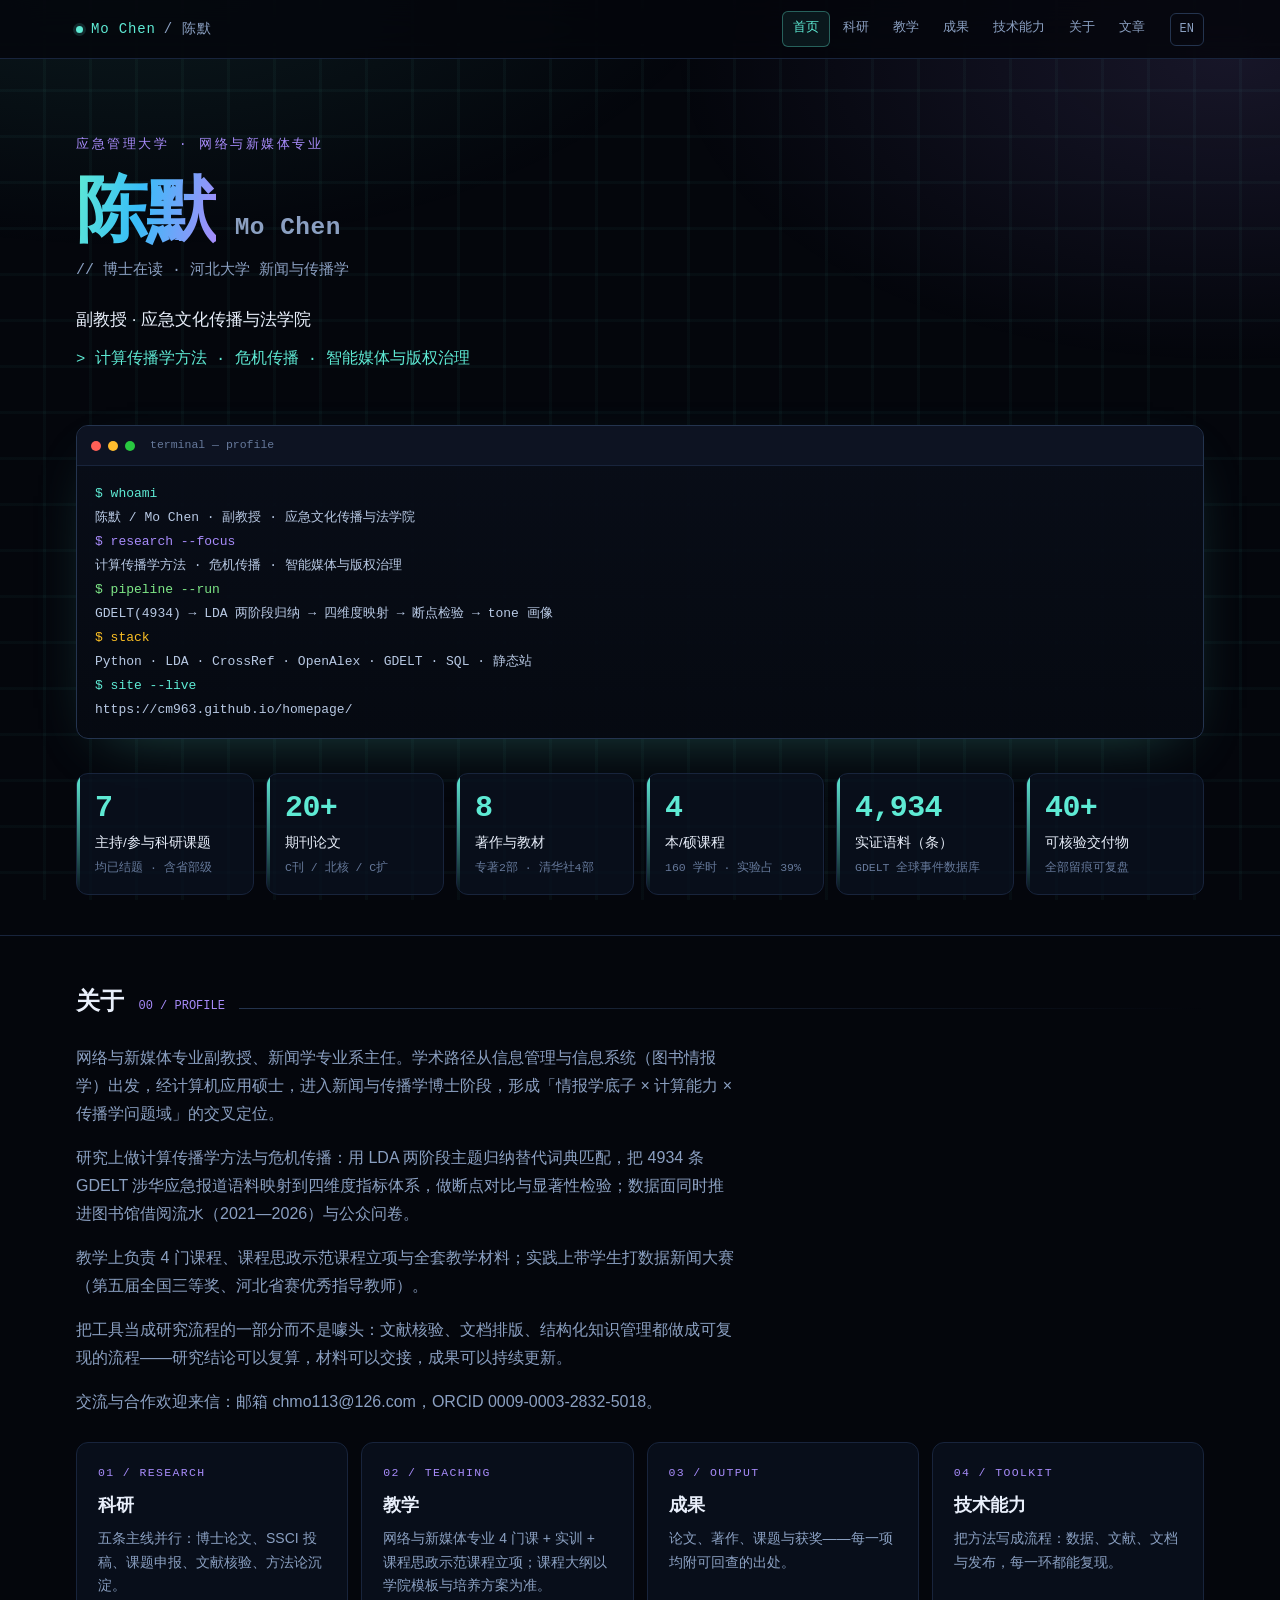
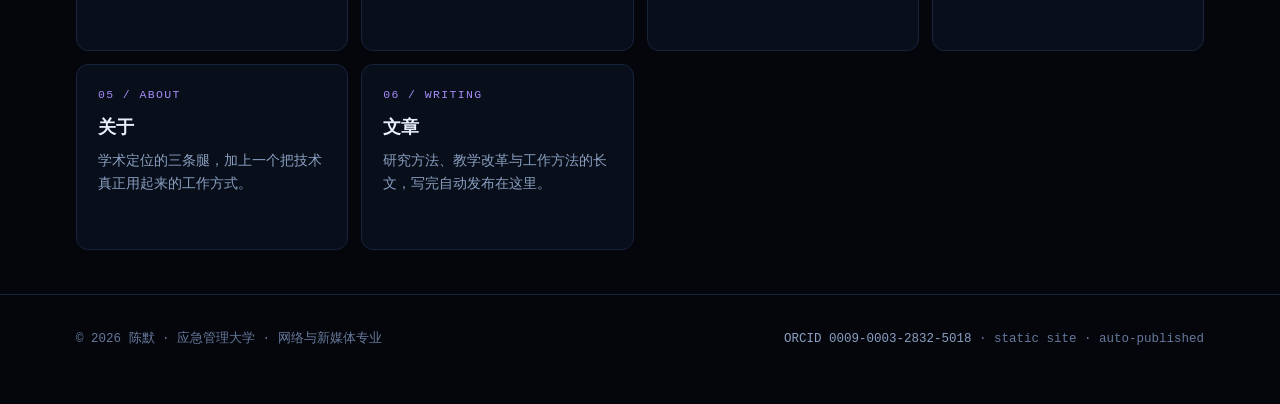
<file: index.html>
<!DOCTYPE html>
<html lang="zh">
<head>
<meta charset="utf-8">
<meta name="viewport" content="width=device-width,initial-scale=1">
<title>陈默 · 副教授 · 应急文化传播与法学院</title>
<meta name="description" content="计算传播学方法 · 危机传播 · 智能媒体与版权治理">
<meta property="og:title" content="陈默 · 副教授 · 应急文化传播与法学院">
<meta property="og:description" content="计算传播学方法 · 危机传播 · 智能媒体与版权治理">
<link rel="stylesheet" href="assets/style.css">
</head>
<body>
<div id="prog"></div>
<header class="top"><div class="wrap">
<a class="brand" href="index.html"><span class="dot"></span>Mo Chen <span>/ 陈默</span></a>
<nav><a href="index.html">首页</a><a href="research.html">科研</a><a href="teaching.html">教学</a><a href="publications.html">成果</a><a href="toolkit.html">技术能力</a><a href="about.html">关于</a><a href="posts.html">文章</a></nav>
<a class="langbtn" href="en/index.html">EN</a>
</div></header>
<main><section class="hero"><div class="wrap"><div class="eyebrow">应急管理大学 · 网络与新媒体专业</div><h1><em>陈默</em> <span class="en">Mo Chen</span></h1><div class="sub">// 博士在读 · 河北大学 新闻与传播学</div><p class="role">副教授 · 应急文化传播与法学院</p><div class="tagline">&gt; 计算传播学方法 · 危机传播 · 智能媒体与版权治理</div><div class="chips"></div><div class='term reveal'><div class='bar'><i></i><i></i><i></i><span>terminal — profile</span></div><pre><span class="p">$ whoami</span><br>陈默 / Mo Chen · 副教授 · 应急文化传播与法学院<br><span class="c">$ research --focus</span><br>计算传播学方法 · 危机传播 · 智能媒体与版权治理<br><span class="s">$ pipeline --run</span><br>GDELT(4934) → LDA 两阶段归纳 → 四维度映射 → 断点检验 → tone 画像<br><span class="k">$ stack</span><br>Python · LDA · CrossRef · OpenAlex · GDELT · SQL · 静态站<br><span class="p">$ site --live</span><br>https://cm963.github.io/homepage/</pre></div><div class='stats'><div class='stat reveal'><div class='v' data-count='7' data-suffix=''>0</div><div class='l'>主持/参与科研课题</div><div class='s'>均已结题 · 含省部级</div></div><div class='stat reveal'><div class='v' data-count='20' data-suffix='+'>0</div><div class='l'>期刊论文</div><div class='s'>C刊 / 北核 / C扩</div></div><div class='stat reveal'><div class='v' data-count='8' data-suffix=''>0</div><div class='l'>著作与教材</div><div class='s'>专著2部 · 清华社4部</div></div><div class='stat reveal'><div class='v' data-count='4' data-suffix=''>0</div><div class='l'>本/硕课程</div><div class='s'>160 学时 · 实验占 39%</div></div><div class='stat reveal'><div class='v' data-count='4934' data-suffix=''>0</div><div class='l'>实证语料（条）</div><div class='s'>GDELT 全球事件数据库</div></div><div class='stat reveal'><div class='v' data-count='40' data-suffix='+'>0</div><div class='l'>可核验交付物</div><div class='s'>全部留痕可复盘</div></div></div></div></section><section class="pg"><div class="wrap"><div class="sec-head"><h2>关于</h2><span class="n">00 / PROFILE</span><span class="line"></span></div><div class="lead"><p>网络与新媒体专业副教授、新闻学专业系主任。学术路径从信息管理与信息系统（图书情报学）出发，经计算机应用硕士，进入新闻与传播学博士阶段，形成「情报学底子 × 计算能力 × 传播学问题域」的交叉定位。</p><p>研究上做计算传播学方法与危机传播：用 LDA 两阶段主题归纳替代词典匹配，把 4934 条 GDELT 涉华应急报道语料映射到四维度指标体系，做断点对比与显著性检验；数据面同时推进图书馆借阅流水（2021—2026）与公众问卷。</p><p>教学上负责 4 门课程、课程思政示范课程立项与全套教学材料；实践上带学生打数据新闻大赛（第五届全国三等奖、河北省赛优秀指导教师）。</p><p>把工具当成研究流程的一部分而不是噱头：文献核验、文档排版、结构化知识管理都做成可复现的流程——研究结论可以复算，材料可以交接，成果可以持续更新。</p><p>交流与合作欢迎来信：邮箱 chmo113@126.com，ORCID 0009-0003-2832-5018。</p></div><div class='navcards'><a class='navcard reveal' href='en/research.html'><div class='k'>01 / RESEARCH</div><h3>科研</h3><p>五条主线并行：博士论文、SSCI 投稿、课题申报、文献核验、方法论沉淀。</p><div class='go'>→ open</div></a><a class='navcard reveal' href='en/teaching.html'><div class='k'>02 / TEACHING</div><h3>教学</h3><p>网络与新媒体专业 4 门课 + 实训 + 课程思政示范课程立项；课程大纲以学院模板与培养方案为准。</p><div class='go'>→ open</div></a><a class='navcard reveal' href='en/publications.html'><div class='k'>03 / OUTPUT</div><h3>成果</h3><p>论文、著作、课题与获奖——每一项均附可回查的出处。</p><div class='go'>→ open</div></a><a class='navcard reveal' href='en/toolkit.html'><div class='k'>04 / TOOLKIT</div><h3>技术能力</h3><p>把方法写成流程：数据、文献、文档与发布，每一环都能复现。</p><div class='go'>→ open</div></a><a class='navcard reveal' href='en/about.html'><div class='k'>05 / ABOUT</div><h3>关于</h3><p>学术定位的三条腿，加上一个把技术真正用起来的工作方式。</p><div class='go'>→ open</div></a><a class='navcard reveal' href='en/posts.html'><div class='k'>06 / WRITING</div><h3>文章</h3><p>研究方法、教学改革与工作方法的长文，写完自动发布在这里。</p><div class='go'>→ open</div></a></div></div></section></main>
<footer><div class="wrap">
<span>© 2026 陈默 · 应急管理大学 · 网络与新媒体专业</span>
<span><a href="https://orcid.org/0009-0003-2832-5018">ORCID 0009-0003-2832-5018</a> · static site · auto-published</span>
</div></footer>
<script src="assets/app.js"></script>
</body>
</html>
</file>
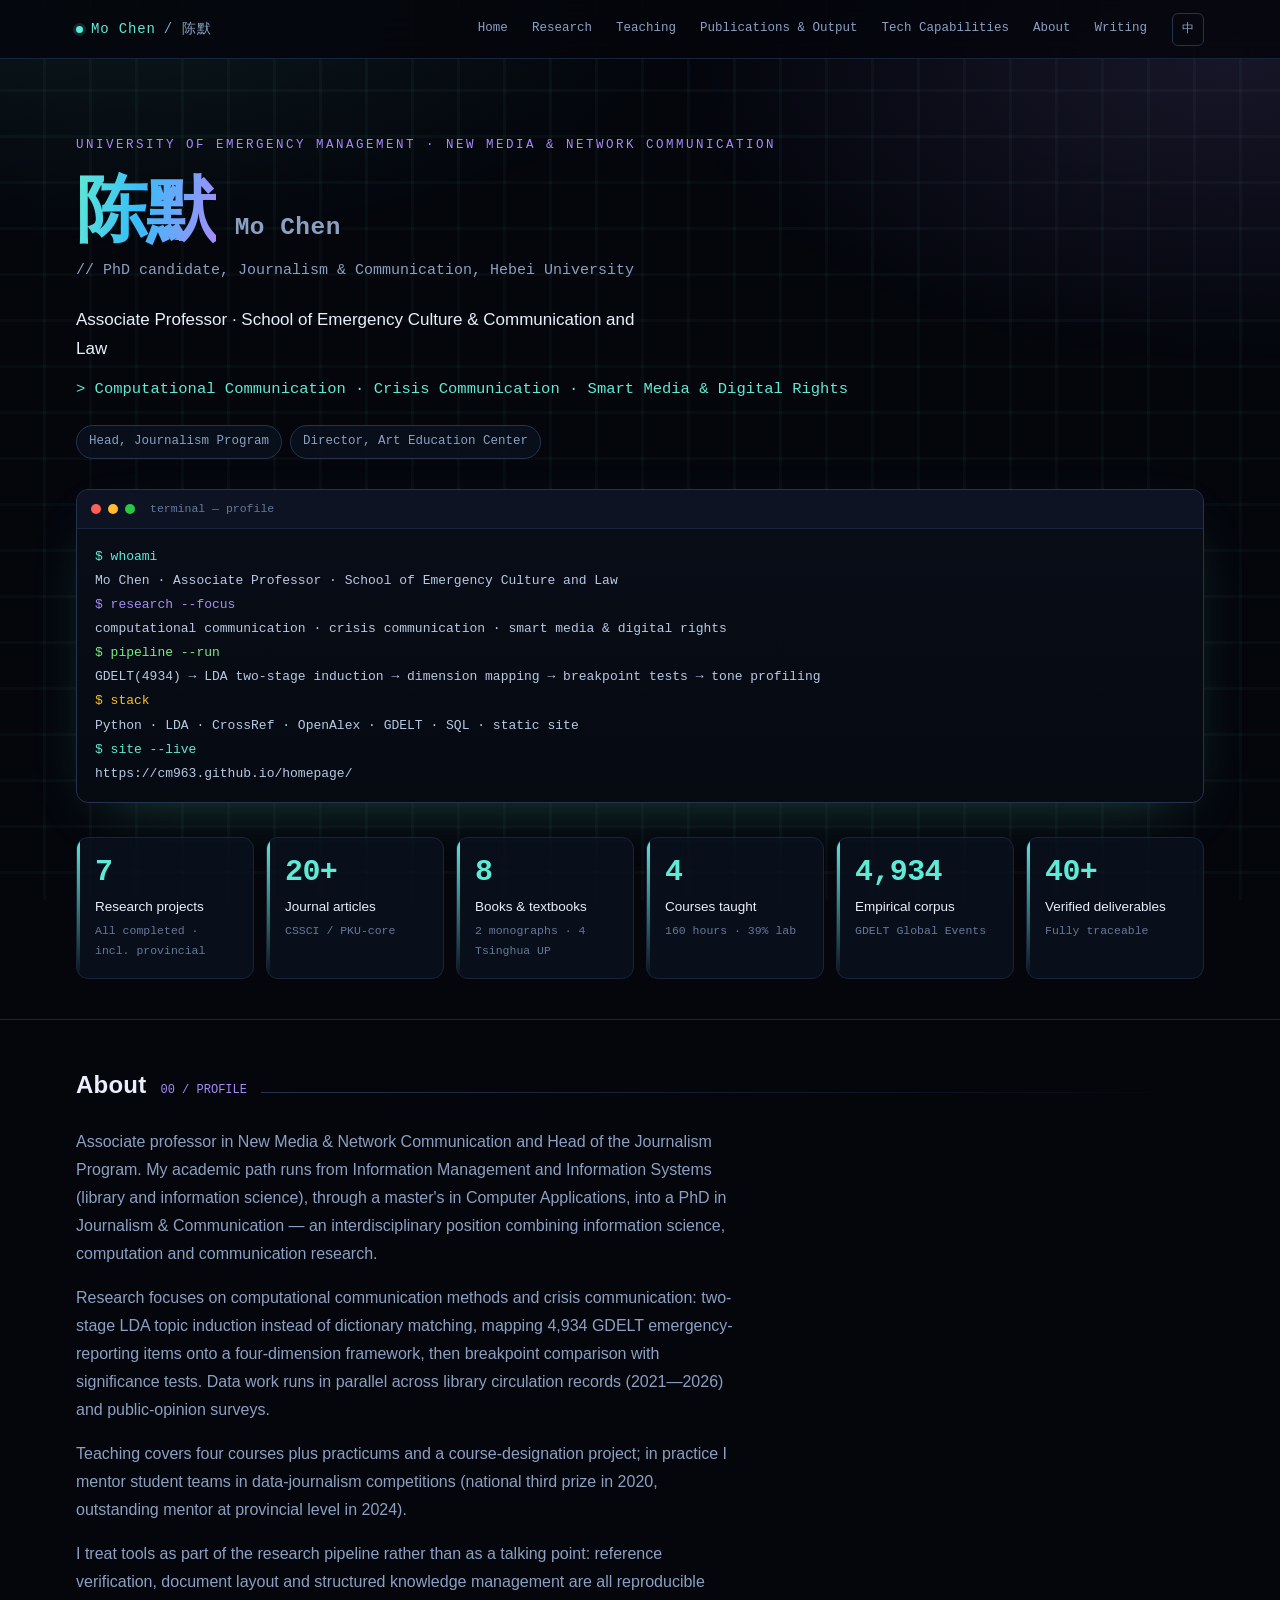
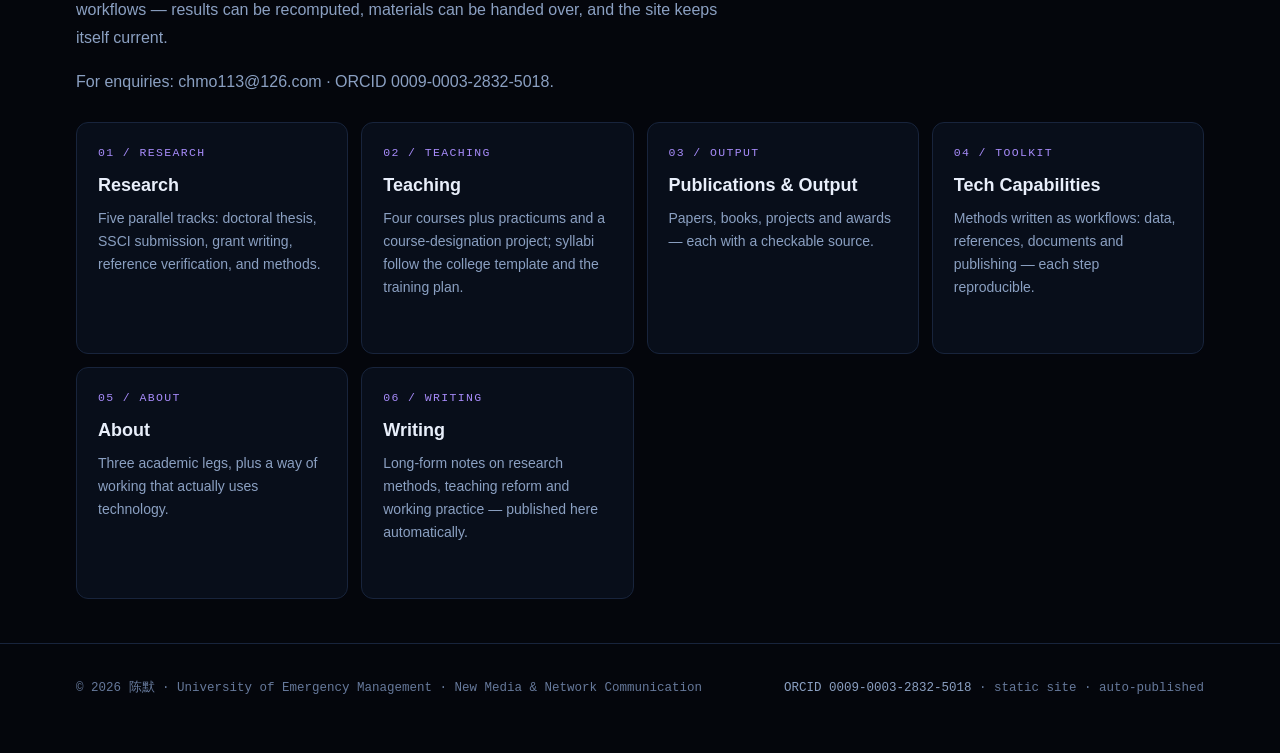
<file: en/index.html>
<!DOCTYPE html>
<html lang="en">
<head>
<meta charset="utf-8">
<meta name="viewport" content="width=device-width,initial-scale=1">
<title>陈默 · Associate Professor · School of Emergency Culture &amp; Communication and Law</title>
<meta name="description" content="Computational Communication · Crisis Communication · Smart Media &amp; Digital Rights">
<meta property="og:title" content="陈默 · Associate Professor · School of Emergency Culture &amp; Communication and Law">
<meta property="og:description" content="Computational Communication · Crisis Communication · Smart Media &amp; Digital Rights">
<link rel="stylesheet" href="../assets/style.css">
</head>
<body>
<div id="prog"></div>
<header class="top"><div class="wrap">
<a class="brand" href="../index.html"><span class="dot"></span>Mo Chen <span>/ 陈默</span></a>
<nav><a href="../index.html">Home</a><a href="../research.html">Research</a><a href="../teaching.html">Teaching</a><a href="../publications.html">Publications &amp; Output</a><a href="../toolkit.html">Tech Capabilities</a><a href="../about.html">About</a><a href="../posts.html">Writing</a></nav>
<a class="langbtn" href="../index.html">中</a>
</div></header>
<main><section class="hero"><div class="wrap"><div class="eyebrow">University of Emergency Management · New Media &amp; Network Communication</div><h1><em>陈默</em> <span class="en">Mo Chen</span></h1><div class="sub">// PhD candidate, Journalism &amp; Communication, Hebei University</div><p class="role">Associate Professor · School of Emergency Culture &amp; Communication and Law</p><div class="tagline">&gt; Computational Communication · Crisis Communication · Smart Media &amp; Digital Rights</div><div class="chips"><span class="chip">Head, Journalism Program</span><span class="chip">Director, Art Education Center</span></div><div class='term reveal'><div class='bar'><i></i><i></i><i></i><span>terminal — profile</span></div><pre><span class="p">$ whoami</span><br>Mo Chen · Associate Professor · School of Emergency Culture and Law<br><span class="c">$ research --focus</span><br>computational communication · crisis communication · smart media &amp; digital rights<br><span class="s">$ pipeline --run</span><br>GDELT(4934) → LDA two-stage induction → dimension mapping → breakpoint tests → tone profiling<br><span class="k">$ stack</span><br>Python · LDA · CrossRef · OpenAlex · GDELT · SQL · static site<br><span class="p">$ site --live</span><br>https://cm963.github.io/homepage/</pre></div><div class='stats'><div class='stat reveal'><div class='v' data-count='7' data-suffix=''>0</div><div class='l'>Research projects</div><div class='s'>All completed · incl. provincial</div></div><div class='stat reveal'><div class='v' data-count='20' data-suffix='+'>0</div><div class='l'>Journal articles</div><div class='s'>CSSCI / PKU-core</div></div><div class='stat reveal'><div class='v' data-count='8' data-suffix=''>0</div><div class='l'>Books &amp; textbooks</div><div class='s'>2 monographs · 4 Tsinghua UP</div></div><div class='stat reveal'><div class='v' data-count='4' data-suffix=''>0</div><div class='l'>Courses taught</div><div class='s'>160 hours · 39% lab</div></div><div class='stat reveal'><div class='v' data-count='4934' data-suffix=''>0</div><div class='l'>Empirical corpus</div><div class='s'>GDELT Global Events</div></div><div class='stat reveal'><div class='v' data-count='40' data-suffix='+'>0</div><div class='l'>Verified deliverables</div><div class='s'>Fully traceable</div></div></div></div></section><section class="pg"><div class="wrap"><div class="sec-head"><h2>About</h2><span class="n">00 / PROFILE</span><span class="line"></span></div><div class="lead"><p>Associate professor in New Media &amp; Network Communication and Head of the Journalism Program. My academic path runs from Information Management and Information Systems (library and information science), through a master's in Computer Applications, into a PhD in Journalism &amp; Communication — an interdisciplinary position combining information science, computation and communication research.</p><p>Research focuses on computational communication methods and crisis communication: two-stage LDA topic induction instead of dictionary matching, mapping 4,934 GDELT emergency-reporting items onto a four-dimension framework, then breakpoint comparison with significance tests. Data work runs in parallel across library circulation records (2021—2026) and public-opinion surveys.</p><p>Teaching covers four courses plus practicums and a course-designation project; in practice I mentor student teams in data-journalism competitions (national third prize in 2020, outstanding mentor at provincial level in 2024).</p><p>I treat tools as part of the research pipeline rather than as a talking point: reference verification, document layout and structured knowledge management are all reproducible workflows — results can be recomputed, materials can be handed over, and the site keeps itself current.</p><p>For enquiries: chmo113@126.com · ORCID 0009-0003-2832-5018.</p></div><div class='navcards'><a class='navcard reveal' href='../research.html'><div class='k'>01 / RESEARCH</div><h3>Research</h3><p>Five parallel tracks: doctoral thesis, SSCI submission, grant writing, reference verification, and methods.</p><div class='go'>→ open</div></a><a class='navcard reveal' href='../teaching.html'><div class='k'>02 / TEACHING</div><h3>Teaching</h3><p>Four courses plus practicums and a course-designation project; syllabi follow the college template and the training plan.</p><div class='go'>→ open</div></a><a class='navcard reveal' href='../publications.html'><div class='k'>03 / OUTPUT</div><h3>Publications &amp; Output</h3><p>Papers, books, projects and awards — each with a checkable source.</p><div class='go'>→ open</div></a><a class='navcard reveal' href='../toolkit.html'><div class='k'>04 / TOOLKIT</div><h3>Tech Capabilities</h3><p>Methods written as workflows: data, references, documents and publishing — each step reproducible.</p><div class='go'>→ open</div></a><a class='navcard reveal' href='../about.html'><div class='k'>05 / ABOUT</div><h3>About</h3><p>Three academic legs, plus a way of working that actually uses technology.</p><div class='go'>→ open</div></a><a class='navcard reveal' href='../posts.html'><div class='k'>06 / WRITING</div><h3>Writing</h3><p>Long-form notes on research methods, teaching reform and working practice — published here automatically.</p><div class='go'>→ open</div></a></div></div></section></main>
<footer><div class="wrap">
<span>© 2026 陈默 · University of Emergency Management · New Media &amp; Network Communication</span>
<span><a href="https://orcid.org/0009-0003-2832-5018">ORCID 0009-0003-2832-5018</a> · static site · auto-published</span>
</div></footer>
<script src="../assets/app.js"></script>
</body>
</html>
</file>
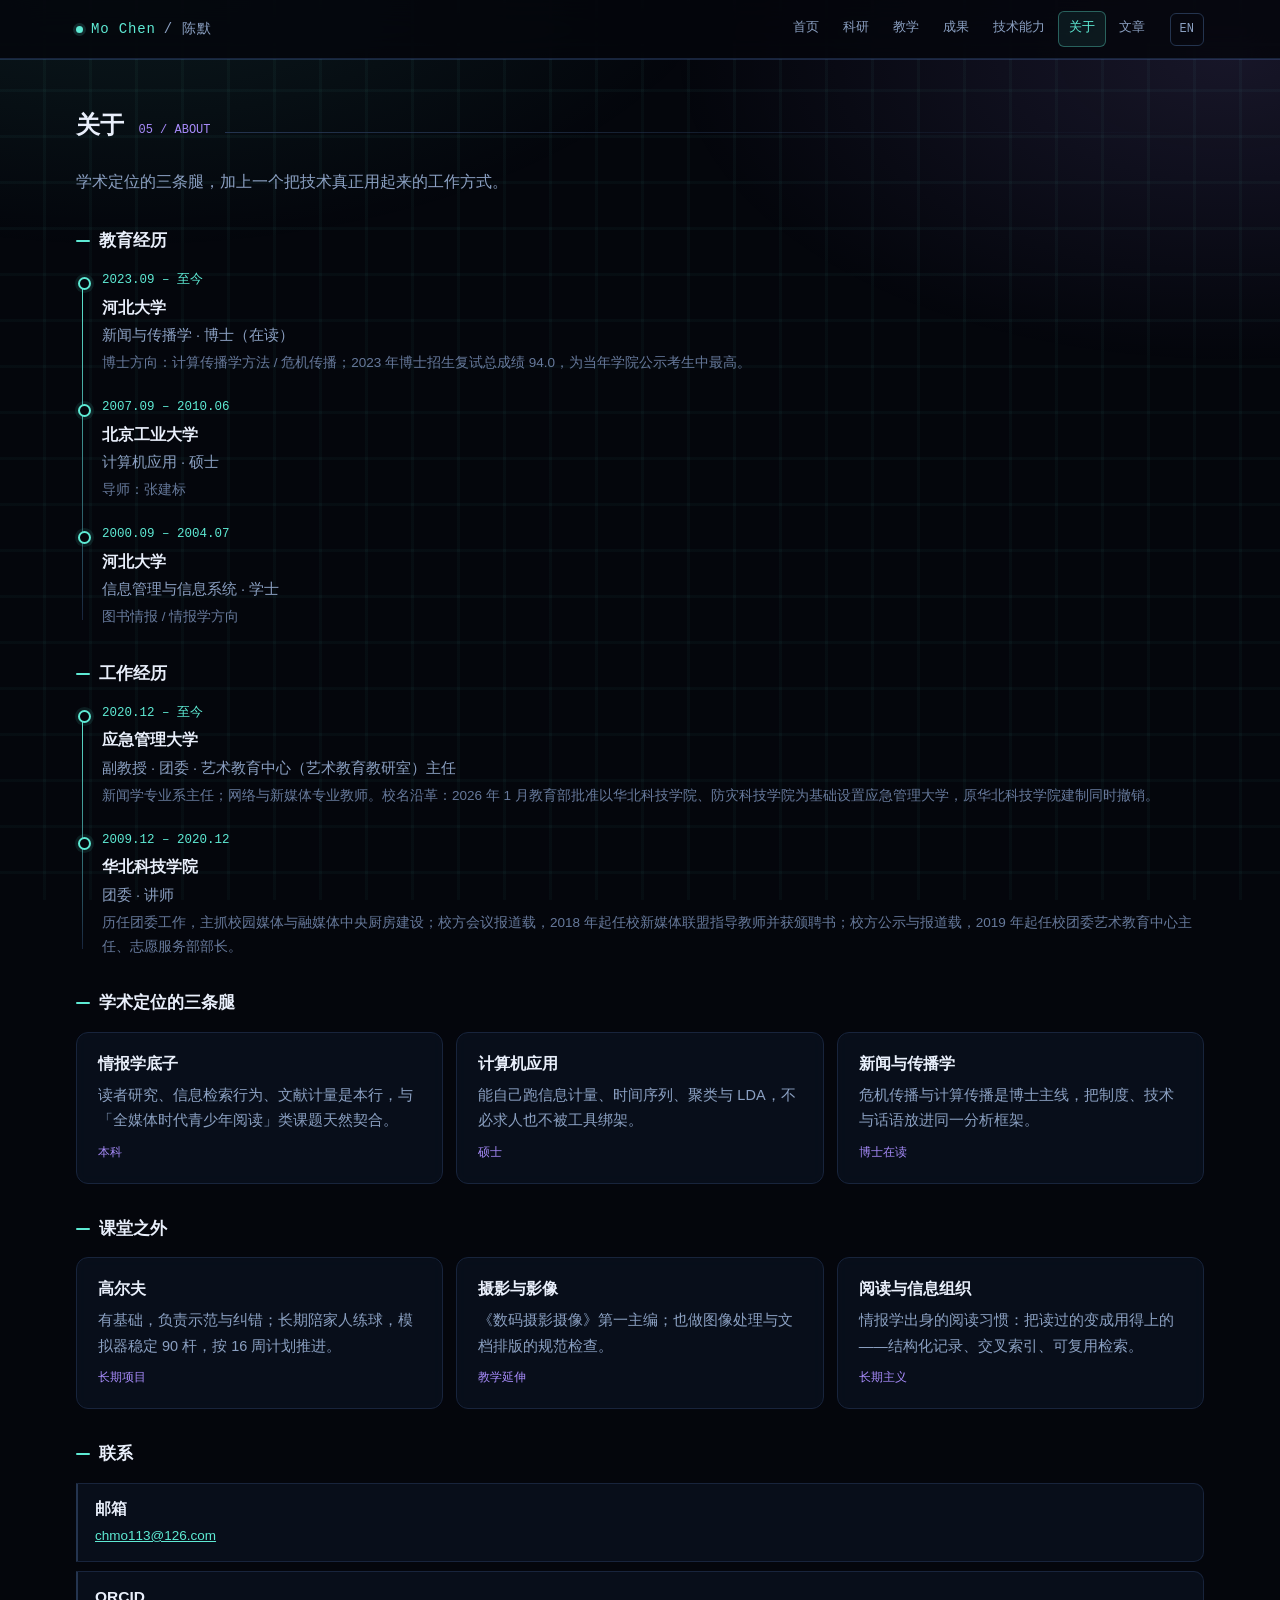
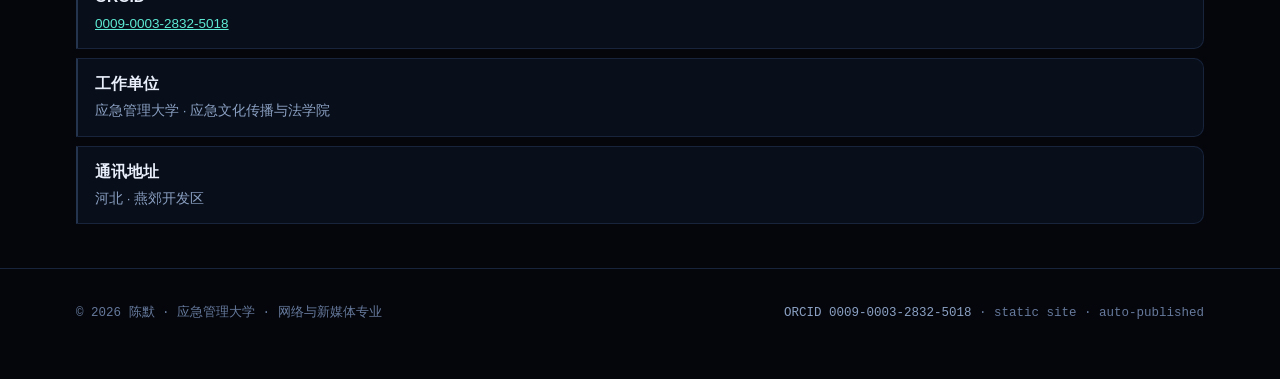
<file: about.html>
<!DOCTYPE html>
<html lang="zh">
<head>
<meta charset="utf-8">
<meta name="viewport" content="width=device-width,initial-scale=1">
<title>关于 · 陈默</title>
<meta name="description" content="学术定位的三条腿，加上一个把技术真正用起来的工作方式。">
<meta property="og:title" content="关于 · 陈默">
<meta property="og:description" content="学术定位的三条腿，加上一个把技术真正用起来的工作方式。">
<link rel="stylesheet" href="assets/style.css">
</head>
<body>
<div id="prog"></div>
<header class="top"><div class="wrap">
<a class="brand" href="index.html"><span class="dot"></span>Mo Chen <span>/ 陈默</span></a>
<nav><a href="index.html">首页</a><a href="research.html">科研</a><a href="teaching.html">教学</a><a href="publications.html">成果</a><a href="toolkit.html">技术能力</a><a href="about.html">关于</a><a href="posts.html">文章</a></nav>
<a class="langbtn" href="en/about.html">EN</a>
</div></header>
<main><section class="pg"><div class="wrap"><div class="sec-head"><h2>关于</h2><span class="n">05 / ABOUT</span><span class="line"></span></div><div class="lead">学术定位的三条腿，加上一个把技术真正用起来的工作方式。</div><div class="blk reveal"><h3>教育经历</h3><div class='tl'><div class='item reveal'><div class='t'>2023.09 – 至今</div><div class='o'>河北大学</div><div class='d'>新闻与传播学 · 博士（在读）</div><div class='n'>博士方向：计算传播学方法 / 危机传播；2023 年博士招生复试总成绩 94.0，为当年学院公示考生中最高。</div></div><div class='item reveal'><div class='t'>2007.09 – 2010.06</div><div class='o'>北京工业大学</div><div class='d'>计算机应用 · 硕士</div><div class='n'>导师：张建标</div></div><div class='item reveal'><div class='t'>2000.09 – 2004.07</div><div class='o'>河北大学</div><div class='d'>信息管理与信息系统 · 学士</div><div class='n'>图书情报 / 情报学方向</div></div></div></div><div class="blk reveal"><h3>工作经历</h3><div class='tl'><div class='item reveal'><div class='t'>2020.12 – 至今</div><div class='o'>应急管理大学</div><div class='d'>副教授 · 团委 · 艺术教育中心（艺术教育教研室）主任</div><div class='n'>新闻学专业系主任；网络与新媒体专业教师。校名沿革：2026 年 1 月教育部批准以华北科技学院、防灾科技学院为基础设置应急管理大学，原华北科技学院建制同时撤销。</div></div><div class='item reveal'><div class='t'>2009.12 – 2020.12</div><div class='o'>华北科技学院</div><div class='d'>团委 · 讲师</div><div class='n'>历任团委工作，主抓校园媒体与融媒体中央厨房建设；校方会议报道载，2018 年起任校新媒体联盟指导教师并获颁聘书；校方公示与报道载，2019 年起任校团委艺术教育中心主任、志愿服务部部长。</div></div></div></div><div class="blk reveal"><h3>学术定位的三条腿</h3><div class='grid g2'><div class='card reveal'><h4>情报学底子</h4><p>读者研究、信息检索行为、文献计量是本行，与「全媒体时代青少年阅读」类课题天然契合。</p><div class='meta'>本科</div></div><div class='card reveal'><h4>计算机应用</h4><p>能自己跑信息计量、时间序列、聚类与 LDA，不必求人也不被工具绑架。</p><div class='meta'>硕士</div></div><div class='card reveal'><h4>新闻与传播学</h4><p>危机传播与计算传播是博士主线，把制度、技术与话语放进同一分析框架。</p><div class='meta'>博士在读</div></div></div></div><div class="blk reveal"><h3>课堂之外</h3><div class='grid g2'><div class='card reveal'><h4>高尔夫</h4><p>有基础，负责示范与纠错；长期陪家人练球，模拟器稳定 90 杆，按 16 周计划推进。</p><div class='meta'>长期项目</div></div><div class='card reveal'><h4>摄影与影像</h4><p>《数码摄影摄像》第一主编；也做图像处理与文档排版的规范检查。</p><div class='meta'>教学延伸</div></div><div class='card reveal'><h4>阅读与信息组织</h4><p>情报学出身的阅读习惯：把读过的变成用得上的——结构化记录、交叉索引、可复用检索。</p><div class='meta'>长期主义</div></div></div></div><div class="blk reveal"><h3>联系</h3><div class='pub'><div class='row reveal'><div class='ti'>邮箱</div><div class='au'><a href='mailto:chmo113@126.com' style='color:var(--accent)'>chmo113@126.com</a></div></div><div class='row reveal'><div class='ti'>ORCID</div><div class='au'><a href='https://orcid.org/0009-0003-2832-5018' style='color:var(--accent)'>0009-0003-2832-5018</a></div></div><div class='row reveal'><div class='ti'>工作单位</div><div class='au'>应急管理大学 · 应急文化传播与法学院</div></div><div class='row reveal'><div class='ti'>通讯地址</div><div class='au'>河北 · 燕郊开发区</div></div></div></div></div></section></main>
<footer><div class="wrap">
<span>© 2026 陈默 · 应急管理大学 · 网络与新媒体专业</span>
<span><a href="https://orcid.org/0009-0003-2832-5018">ORCID 0009-0003-2832-5018</a> · static site · auto-published</span>
</div></footer>
<script src="assets/app.js"></script>
</body>
</html>
</file>
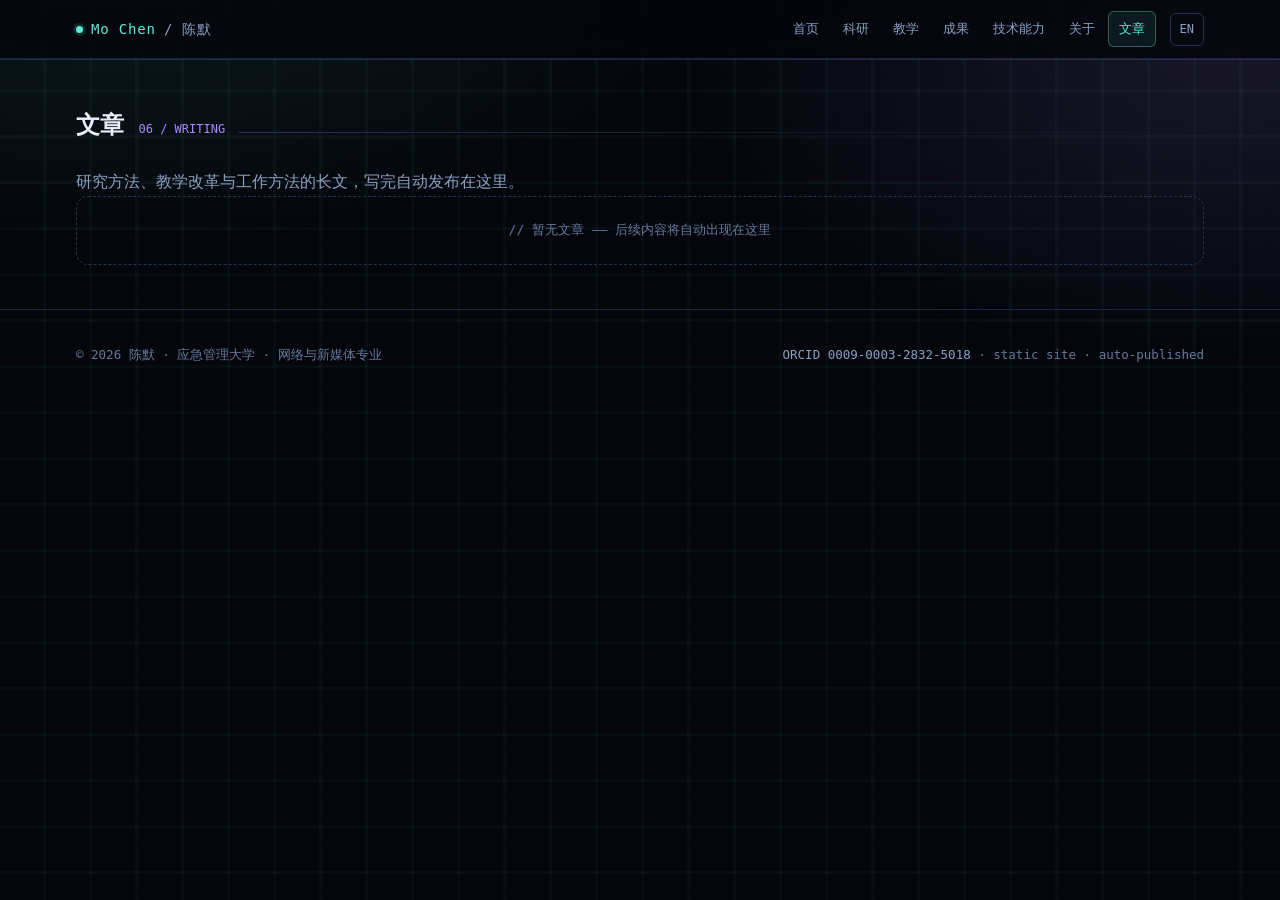
<file: posts.html>
<!DOCTYPE html>
<html lang="zh">
<head>
<meta charset="utf-8">
<meta name="viewport" content="width=device-width,initial-scale=1">
<title>文章 · 陈默</title>
<meta name="description" content="研究方法、教学改革与工作方法的长文，写完自动发布在这里。">
<meta property="og:title" content="文章 · 陈默">
<meta property="og:description" content="研究方法、教学改革与工作方法的长文，写完自动发布在这里。">
<link rel="stylesheet" href="assets/style.css">
</head>
<body>
<div id="prog"></div>
<header class="top"><div class="wrap">
<a class="brand" href="index.html"><span class="dot"></span>Mo Chen <span>/ 陈默</span></a>
<nav><a href="index.html">首页</a><a href="research.html">科研</a><a href="teaching.html">教学</a><a href="publications.html">成果</a><a href="toolkit.html">技术能力</a><a href="about.html">关于</a><a href="posts.html">文章</a></nav>
<a class="langbtn" href="en/posts.html">EN</a>
</div></header>
<main><section class="pg"><div class="wrap"><div class="sec-head"><h2>文章</h2><span class="n">06 / WRITING</span><span class="line"></span></div><div class="lead">研究方法、教学改革与工作方法的长文，写完自动发布在这里。</div><div class='empty'>// 暂无文章 —— 后续内容将自动出现在这里</div></div></section></main>
<footer><div class="wrap">
<span>© 2026 陈默 · 应急管理大学 · 网络与新媒体专业</span>
<span><a href="https://orcid.org/0009-0003-2832-5018">ORCID 0009-0003-2832-5018</a> · static site · auto-published</span>
</div></footer>
<script src="assets/app.js"></script>
</body>
</html>
</file>
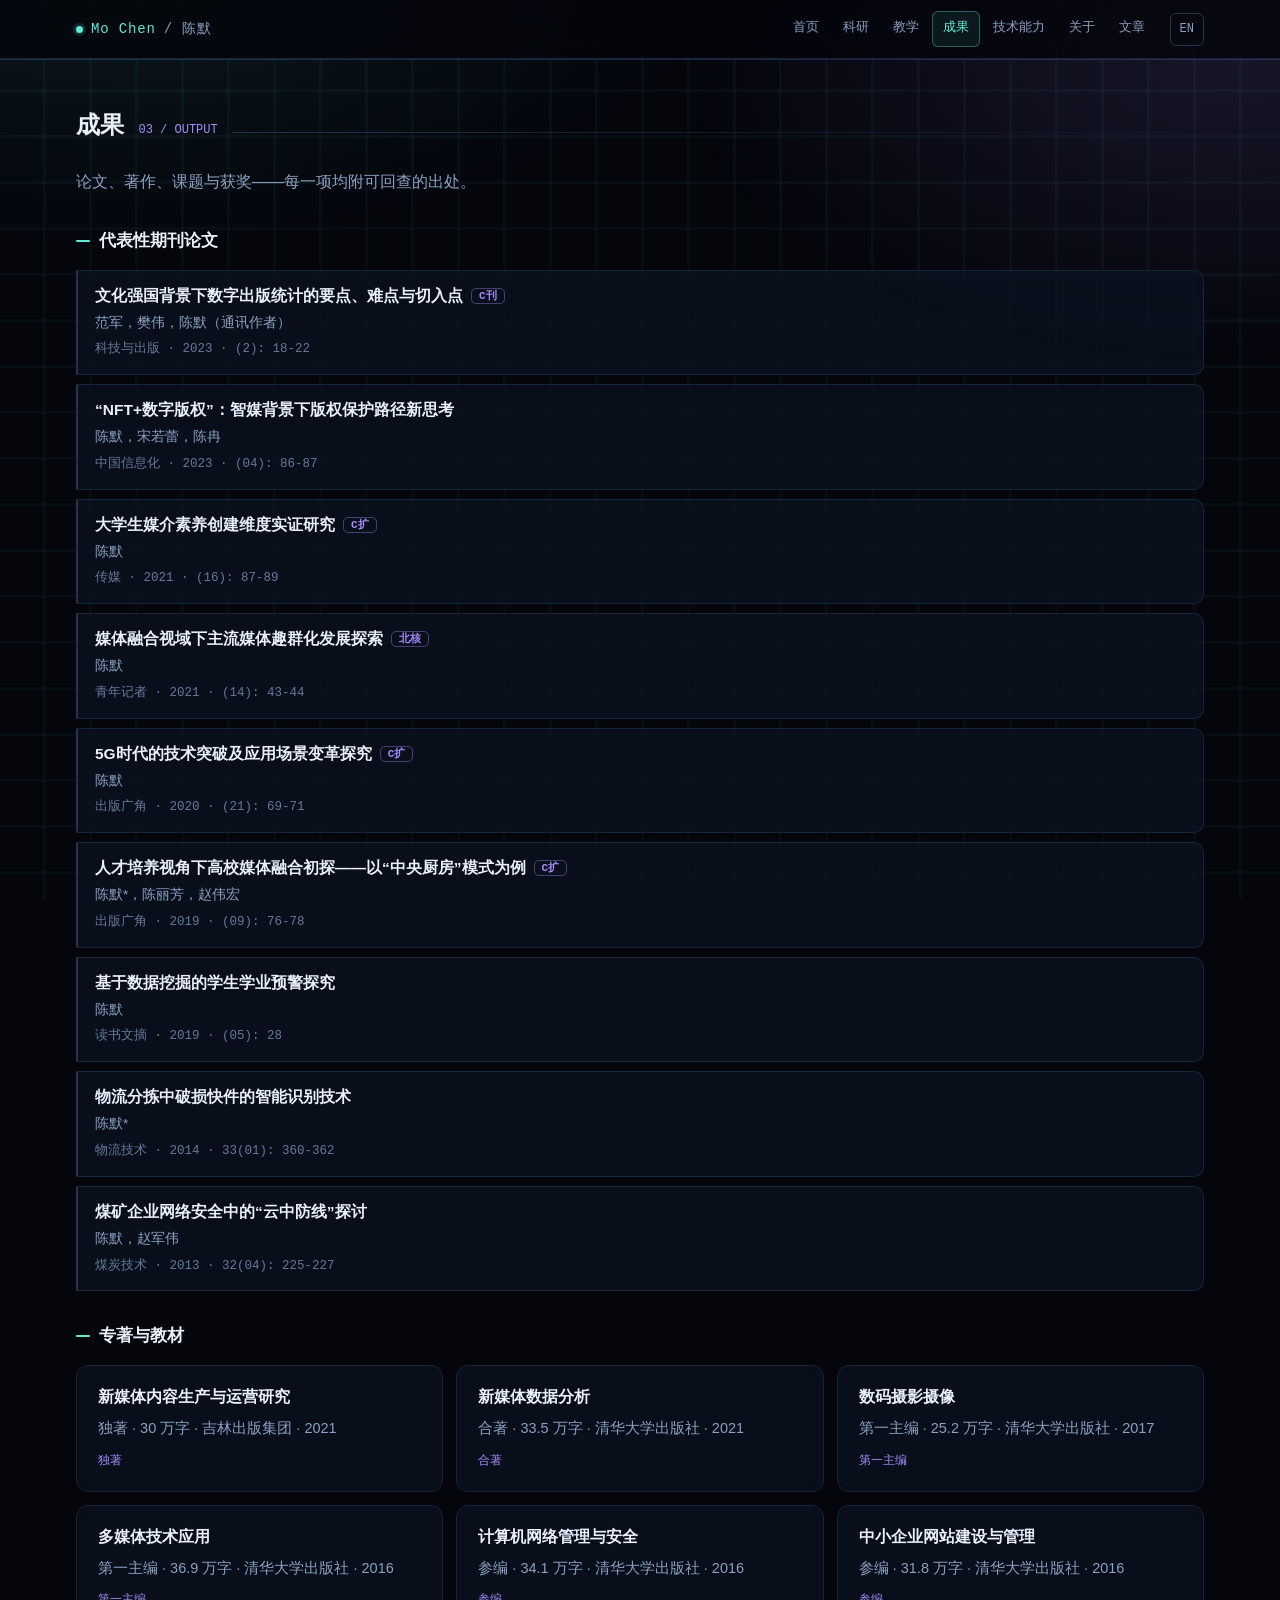
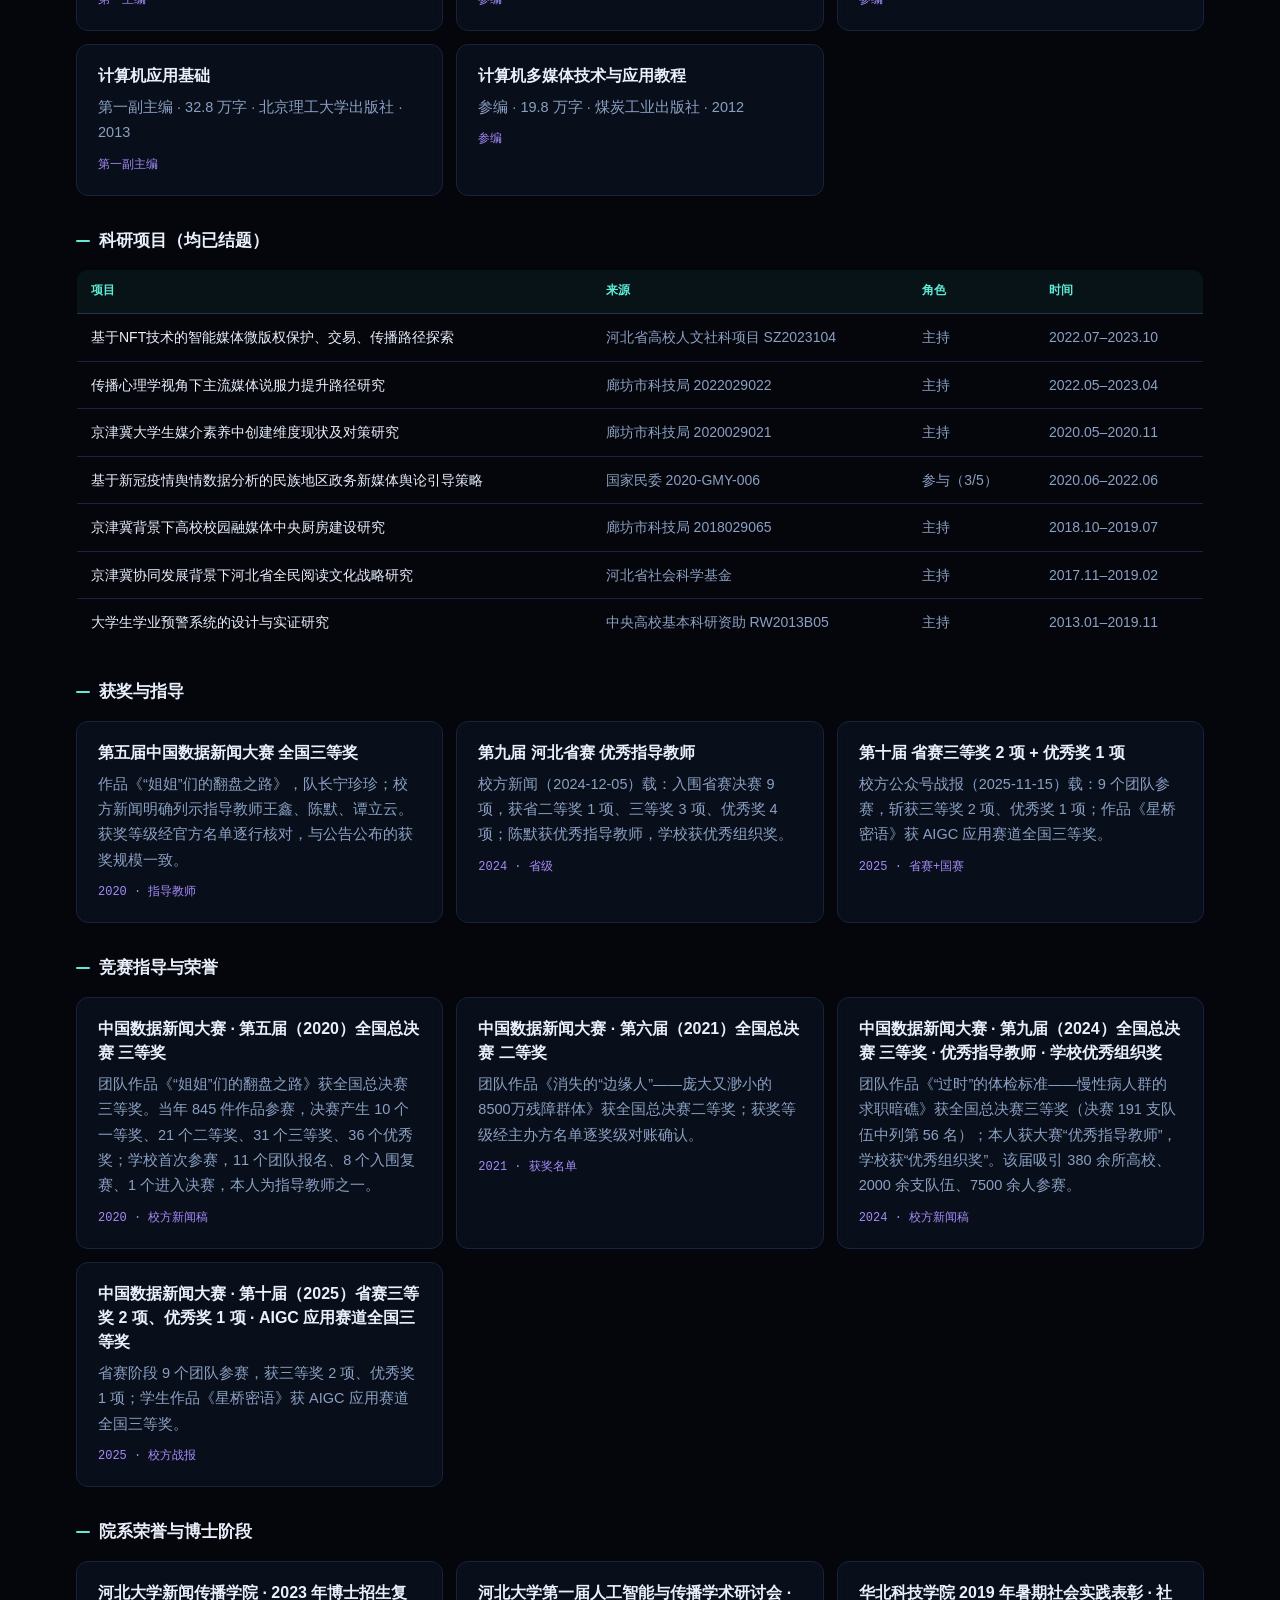
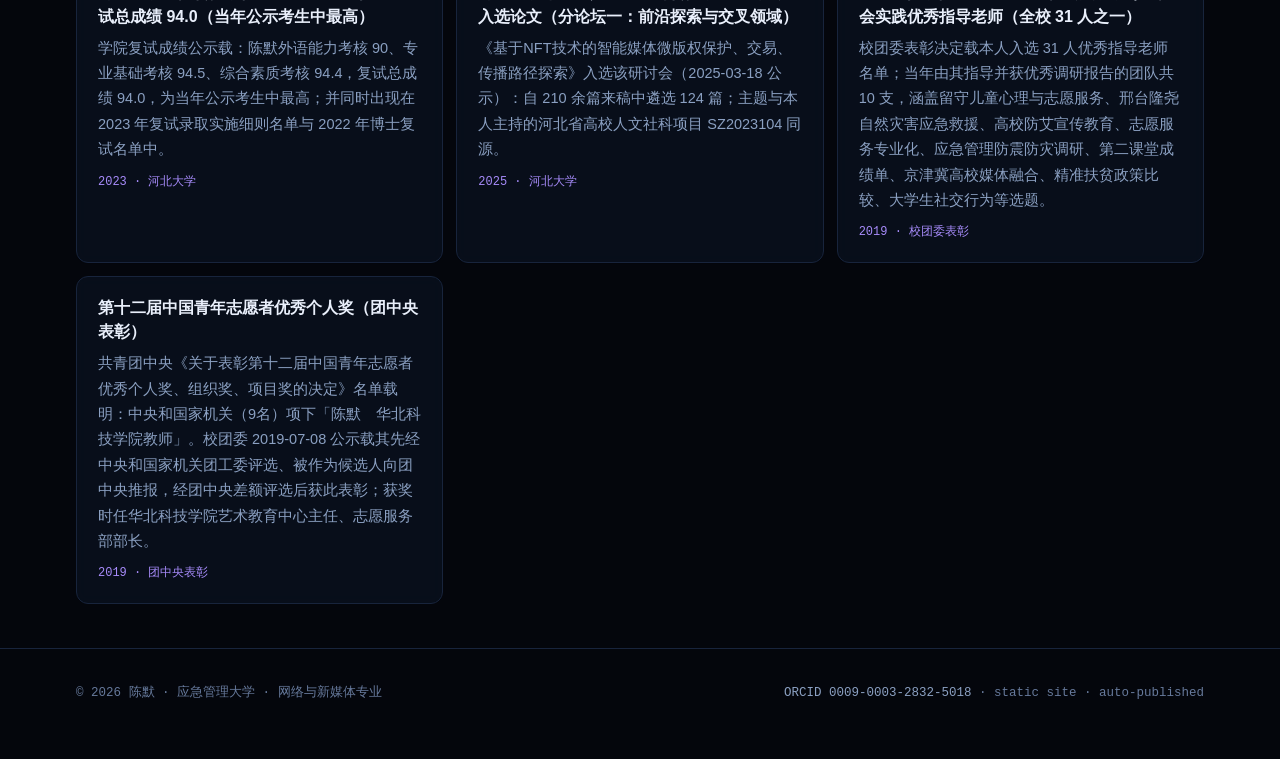
<file: publications.html>
<!DOCTYPE html>
<html lang="zh">
<head>
<meta charset="utf-8">
<meta name="viewport" content="width=device-width,initial-scale=1">
<title>成果 · 陈默</title>
<meta name="description" content="论文、著作、课题与获奖——每一项均附可回查的出处。">
<meta property="og:title" content="成果 · 陈默">
<meta property="og:description" content="论文、著作、课题与获奖——每一项均附可回查的出处。">
<link rel="stylesheet" href="assets/style.css">
</head>
<body>
<div id="prog"></div>
<header class="top"><div class="wrap">
<a class="brand" href="index.html"><span class="dot"></span>Mo Chen <span>/ 陈默</span></a>
<nav><a href="index.html">首页</a><a href="research.html">科研</a><a href="teaching.html">教学</a><a href="publications.html">成果</a><a href="toolkit.html">技术能力</a><a href="about.html">关于</a><a href="posts.html">文章</a></nav>
<a class="langbtn" href="en/publications.html">EN</a>
</div></header>
<main><section class="pg"><div class="wrap"><div class="sec-head"><h2>成果</h2><span class="n">03 / OUTPUT</span><span class="line"></span></div><div class="lead">论文、著作、课题与获奖——每一项均附可回查的出处。</div><div class="blk reveal"><h3>代表性期刊论文</h3><div class='pub'><div class='row reveal'><div class='ti'>文化强国背景下数字出版统计的要点、难点与切入点<span class='badge'>C刊</span></div><div class='au'>范军，樊伟，陈默（通讯作者）</div><div class='so'>科技与出版 · 2023 · (2): 18-22</div></div><div class='row reveal'><div class='ti'>“NFT+数字版权”：智媒背景下版权保护路径新思考</div><div class='au'>陈默，宋若蕾，陈冉</div><div class='so'>中国信息化 · 2023 · (04): 86-87</div></div><div class='row reveal'><div class='ti'>大学生媒介素养创建维度实证研究<span class='badge'>C扩</span></div><div class='au'>陈默</div><div class='so'>传媒 · 2021 · (16): 87-89</div></div><div class='row reveal'><div class='ti'>媒体融合视域下主流媒体趣群化发展探索<span class='badge'>北核</span></div><div class='au'>陈默</div><div class='so'>青年记者 · 2021 · (14): 43-44</div></div><div class='row reveal'><div class='ti'>5G时代的技术突破及应用场景变革探究<span class='badge'>C扩</span></div><div class='au'>陈默</div><div class='so'>出版广角 · 2020 · (21): 69-71</div></div><div class='row reveal'><div class='ti'>人才培养视角下高校媒体融合初探——以“中央厨房”模式为例<span class='badge'>C扩</span></div><div class='au'>陈默*，陈丽芳，赵伟宏</div><div class='so'>出版广角 · 2019 · (09): 76-78</div></div><div class='row reveal'><div class='ti'>基于数据挖掘的学生学业预警探究</div><div class='au'>陈默</div><div class='so'>读书文摘 · 2019 · (05): 28</div></div><div class='row reveal'><div class='ti'>物流分拣中破损快件的智能识别技术</div><div class='au'>陈默*</div><div class='so'>物流技术 · 2014 · 33(01): 360-362</div></div><div class='row reveal'><div class='ti'>煤矿企业网络安全中的“云中防线”探讨</div><div class='au'>陈默，赵军伟</div><div class='so'>煤炭技术 · 2013 · 32(04): 225-227</div></div></div></div><div class="blk reveal"><h3>专著与教材</h3><div class='grid g2'><div class='card reveal'><h4>新媒体内容生产与运营研究</h4><p>独著 · 30 万字 · 吉林出版集团 · 2021</p><div class='meta'>独著</div></div><div class='card reveal'><h4>新媒体数据分析</h4><p>合著 · 33.5 万字 · 清华大学出版社 · 2021</p><div class='meta'>合著</div></div><div class='card reveal'><h4>数码摄影摄像</h4><p>第一主编 · 25.2 万字 · 清华大学出版社 · 2017</p><div class='meta'>第一主编</div></div><div class='card reveal'><h4>多媒体技术应用</h4><p>第一主编 · 36.9 万字 · 清华大学出版社 · 2016</p><div class='meta'>第一主编</div></div><div class='card reveal'><h4>计算机网络管理与安全</h4><p>参编 · 34.1 万字 · 清华大学出版社 · 2016</p><div class='meta'>参编</div></div><div class='card reveal'><h4>中小企业网站建设与管理</h4><p>参编 · 31.8 万字 · 清华大学出版社 · 2016</p><div class='meta'>参编</div></div><div class='card reveal'><h4>计算机应用基础</h4><p>第一副主编 · 32.8 万字 · 北京理工大学出版社 · 2013</p><div class='meta'>第一副主编</div></div><div class='card reveal'><h4>计算机多媒体技术与应用教程</h4><p>参编 · 19.8 万字 · 煤炭工业出版社 · 2012</p><div class='meta'>参编</div></div></div></div><div class="blk reveal"><h3>科研项目（均已结题）</h3><div style='overflow-x:auto'><table class='tbl'><thead><tr><th>项目</th><th>来源</th><th>角色</th><th>时间</th></tr></thead><tbody><tr><td>基于NFT技术的智能媒体微版权保护、交易、传播路径探索</td><td>河北省高校人文社科项目 SZ2023104</td><td>主持</td><td>2022.07–2023.10</td></tr><tr><td>传播心理学视角下主流媒体说服力提升路径研究</td><td>廊坊市科技局 2022029022</td><td>主持</td><td>2022.05–2023.04</td></tr><tr><td>京津冀大学生媒介素养中创建维度现状及对策研究</td><td>廊坊市科技局 2020029021</td><td>主持</td><td>2020.05–2020.11</td></tr><tr><td>基于新冠疫情舆情数据分析的民族地区政务新媒体舆论引导策略</td><td>国家民委 2020-GMY-006</td><td>参与（3/5）</td><td>2020.06–2022.06</td></tr><tr><td>京津冀背景下高校校园融媒体中央厨房建设研究</td><td>廊坊市科技局 2018029065</td><td>主持</td><td>2018.10–2019.07</td></tr><tr><td>京津冀协同发展背景下河北省全民阅读文化战略研究</td><td>河北省社会科学基金</td><td>主持</td><td>2017.11–2019.02</td></tr><tr><td>大学生学业预警系统的设计与实证研究</td><td>中央高校基本科研资助 RW2013B05</td><td>主持</td><td>2013.01–2019.11</td></tr></tbody></table></div></div><div class="blk reveal"><h3>获奖与指导</h3><div class='grid g2'><div class='card reveal'><h4>第五届中国数据新闻大赛 全国三等奖</h4><p>作品《“姐姐”们的翻盘之路》，队长宁珍珍；校方新闻明确列示指导教师王鑫、陈默、谭立云。获奖等级经官方名单逐行核对，与公告公布的获奖规模一致。</p><div class='meta'>2020 · 指导教师</div></div><div class='card reveal'><h4>第九届 河北省赛 优秀指导教师</h4><p>校方新闻（2024-12-05）载：入围省赛决赛 9 项，获省二等奖 1 项、三等奖 3 项、优秀奖 4 项；陈默获优秀指导教师，学校获优秀组织奖。</p><div class='meta'>2024 · 省级</div></div><div class='card reveal'><h4>第十届 省赛三等奖 2 项 + 优秀奖 1 项</h4><p>校方公众号战报（2025-11-15）载：9 个团队参赛，斩获三等奖 2 项、优秀奖 1 项；作品《星桥密语》获 AIGC 应用赛道全国三等奖。</p><div class='meta'>2025 · 省赛+国赛</div></div></div></div><div class="blk reveal"><h3>竞赛指导与荣誉</h3><div class='grid g2'><div class='card reveal'><h4>中国数据新闻大赛 · 第五届（2020）全国总决赛 三等奖</h4><p>团队作品《“姐姐”们的翻盘之路》获全国总决赛三等奖。当年 845 件作品参赛，决赛产生 10 个一等奖、21 个二等奖、31 个三等奖、36 个优秀奖；学校首次参赛，11 个团队报名、8 个入围复赛、1 个进入决赛，本人为指导教师之一。</p><div class='meta'>2020 · 校方新闻稿</div></div><div class='card reveal'><h4>中国数据新闻大赛 · 第六届（2021）全国总决赛 二等奖</h4><p>团队作品《消失的“边缘人”——庞大又渺小的8500万残障群体》获全国总决赛二等奖；获奖等级经主办方名单逐奖级对账确认。</p><div class='meta'>2021 · 获奖名单</div></div><div class='card reveal'><h4>中国数据新闻大赛 · 第九届（2024）全国总决赛 三等奖 · 优秀指导教师 · 学校优秀组织奖</h4><p>团队作品《“过时”的体检标准——慢性病人群的求职暗礁》获全国总决赛三等奖（决赛 191 支队伍中列第 56 名）；本人获大赛“优秀指导教师”，学校获“优秀组织奖”。该届吸引 380 余所高校、2000 余支队伍、7500 余人参赛。</p><div class='meta'>2024 · 校方新闻稿</div></div><div class='card reveal'><h4>中国数据新闻大赛 · 第十届（2025）省赛三等奖 2 项、优秀奖 1 项 · AIGC 应用赛道全国三等奖</h4><p>省赛阶段 9 个团队参赛，获三等奖 2 项、优秀奖 1 项；学生作品《星桥密语》获 AIGC 应用赛道全国三等奖。</p><div class='meta'>2025 · 校方战报</div></div></div></div><div class="blk reveal"><h3>院系荣誉与博士阶段</h3><div class='grid g2'><div class='card reveal'><h4>河北大学新闻传播学院 · 2023 年博士招生复试总成绩 94.0（当年公示考生中最高）</h4><p>学院复试成绩公示载：陈默外语能力考核 90、专业基础考核 94.5、综合素质考核 94.4，复试总成绩 94.0，为当年公示考生中最高；并同时出现在 2023 年复试录取实施细则名单与 2022 年博士复试名单中。</p><div class='meta'>2023 · 河北大学</div></div><div class='card reveal'><h4>河北大学第一届人工智能与传播学术研讨会 · 入选论文（分论坛一：前沿探索与交叉领域）</h4><p>《基于NFT技术的智能媒体微版权保护、交易、传播路径探索》入选该研讨会（2025-03-18 公示）：自 210 余篇来稿中遴选 124 篇；主题与本人主持的河北省高校人文社科项目 SZ2023104 同源。</p><div class='meta'>2025 · 河北大学</div></div><div class='card reveal'><h4>华北科技学院 2019 年暑期社会实践表彰 · 社会实践优秀指导老师（全校 31 人之一）</h4><p>校团委表彰决定载本人入选 31 人优秀指导老师名单；当年由其指导并获优秀调研报告的团队共 10 支，涵盖留守儿童心理与志愿服务、邢台隆尧自然灾害应急救援、高校防艾宣传教育、志愿服务专业化、应急管理防震防灾调研、第二课堂成绩单、京津冀高校媒体融合、精准扶贫政策比较、大学生社交行为等选题。</p><div class='meta'>2019 · 校团委表彰</div></div><div class='card reveal'><h4>第十二届中国青年志愿者优秀个人奖（团中央表彰）</h4><p>共青团中央《关于表彰第十二届中国青年志愿者优秀个人奖、组织奖、项目奖的决定》名单载明：中央和国家机关（9名）项下「陈默　华北科技学院教师」。校团委 2019-07-08 公示载其先经中央和国家机关团工委评选、被作为候选人向团中央推报，经团中央差额评选后获此表彰；获奖时任华北科技学院艺术教育中心主任、志愿服务部部长。</p><div class='meta'>2019 · 团中央表彰</div></div></div></div></div></section></main>
<footer><div class="wrap">
<span>© 2026 陈默 · 应急管理大学 · 网络与新媒体专业</span>
<span><a href="https://orcid.org/0009-0003-2832-5018">ORCID 0009-0003-2832-5018</a> · static site · auto-published</span>
</div></footer>
<script src="assets/app.js"></script>
</body>
</html>
</file>
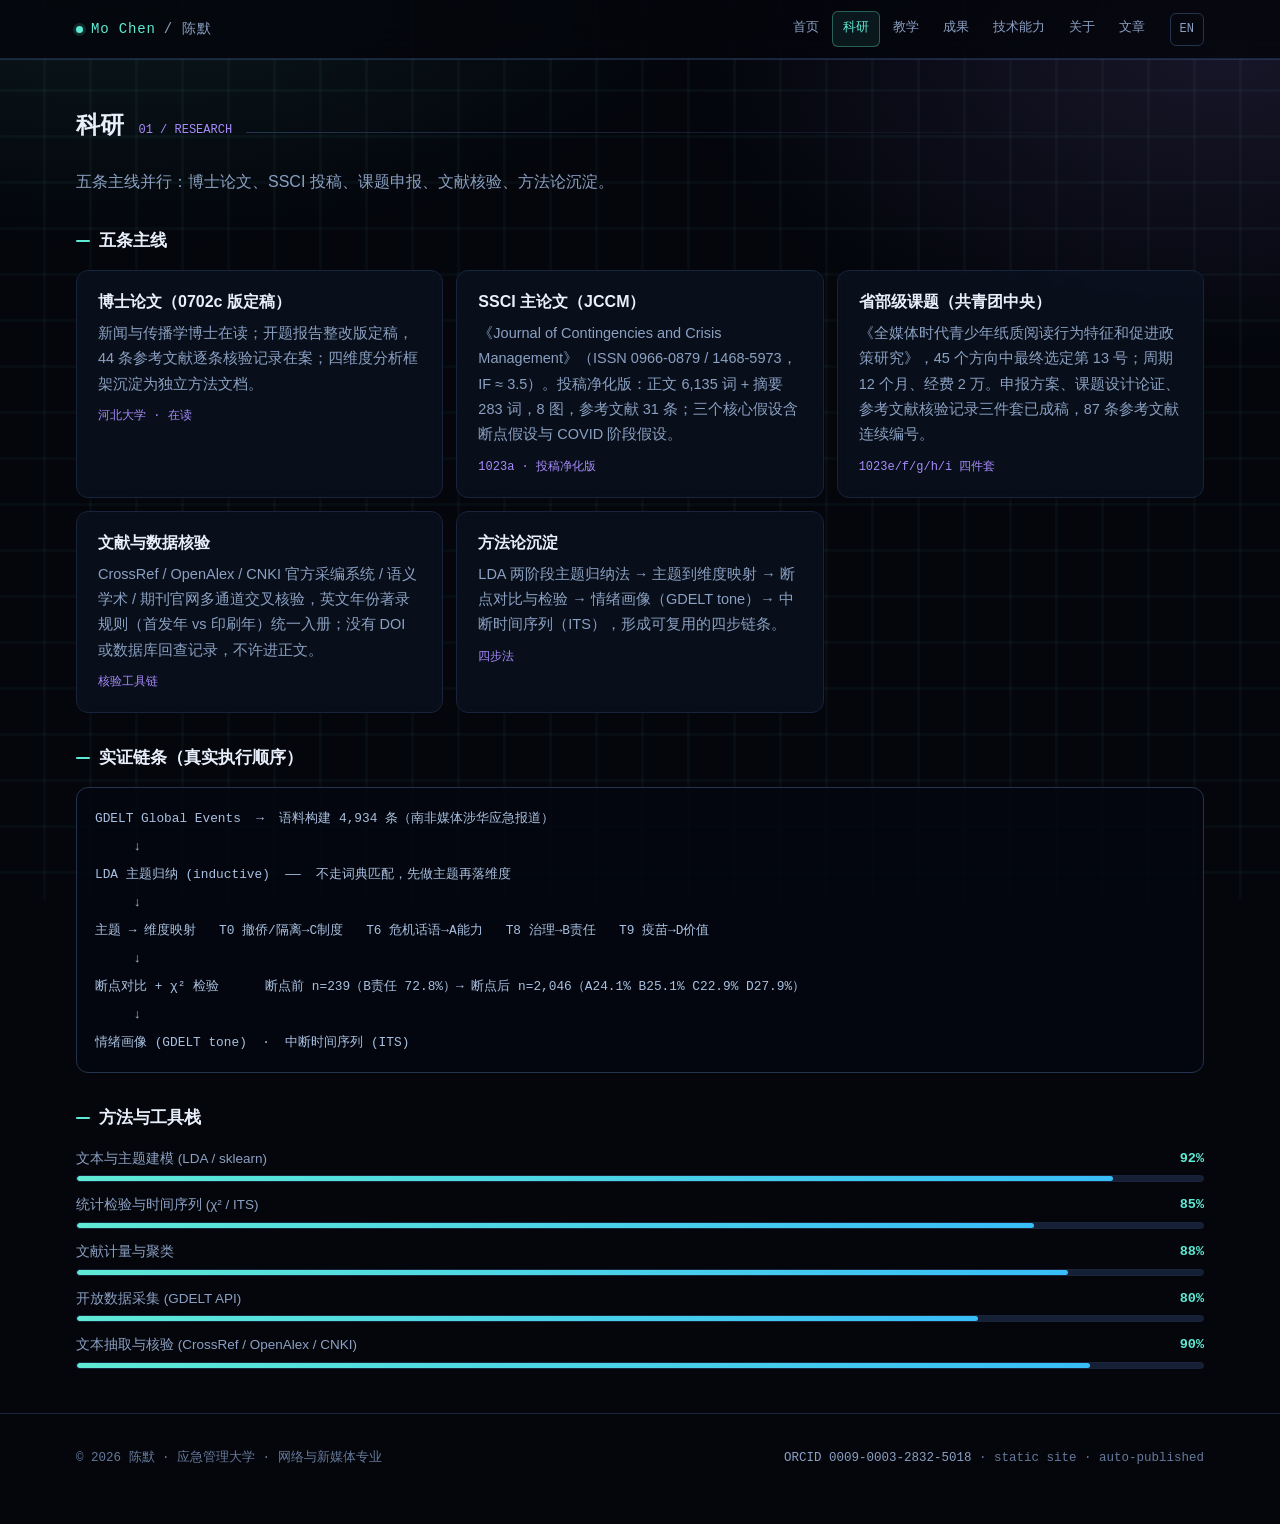
<file: research.html>
<!DOCTYPE html>
<html lang="zh">
<head>
<meta charset="utf-8">
<meta name="viewport" content="width=device-width,initial-scale=1">
<title>科研 · 陈默</title>
<meta name="description" content="五条主线并行：博士论文、SSCI 投稿、课题申报、文献核验、方法论沉淀。">
<meta property="og:title" content="科研 · 陈默">
<meta property="og:description" content="五条主线并行：博士论文、SSCI 投稿、课题申报、文献核验、方法论沉淀。">
<link rel="stylesheet" href="assets/style.css">
</head>
<body>
<div id="prog"></div>
<header class="top"><div class="wrap">
<a class="brand" href="index.html"><span class="dot"></span>Mo Chen <span>/ 陈默</span></a>
<nav><a href="index.html">首页</a><a href="research.html">科研</a><a href="teaching.html">教学</a><a href="publications.html">成果</a><a href="toolkit.html">技术能力</a><a href="about.html">关于</a><a href="posts.html">文章</a></nav>
<a class="langbtn" href="en/research.html">EN</a>
</div></header>
<main><section class="pg"><div class="wrap"><div class="sec-head"><h2>科研</h2><span class="n">01 / RESEARCH</span><span class="line"></span></div><div class="lead">五条主线并行：博士论文、SSCI 投稿、课题申报、文献核验、方法论沉淀。</div><div class="blk reveal"><h3>五条主线</h3><div class='grid g2'><div class='card reveal'><h4>博士论文（0702c 版定稿）</h4><p>新闻与传播学博士在读；开题报告整改版定稿，44 条参考文献逐条核验记录在案；四维度分析框架沉淀为独立方法文档。</p><div class='meta'>河北大学 · 在读</div></div><div class='card reveal'><h4>SSCI 主论文（JCCM）</h4><p>《Journal of Contingencies and Crisis Management》（ISSN 0966-0879 / 1468-5973，IF ≈ 3.5）。投稿净化版：正文 6,135 词 + 摘要 283 词，8 图，参考文献 31 条；三个核心假设含断点假设与 COVID 阶段假设。</p><div class='meta'>1023a · 投稿净化版</div></div><div class='card reveal'><h4>省部级课题（共青团中央）</h4><p>《全媒体时代青少年纸质阅读行为特征和促进政策研究》，45 个方向中最终选定第 13 号；周期 12 个月、经费 2 万。申报方案、课题设计论证、参考文献核验记录三件套已成稿，87 条参考文献连续编号。</p><div class='meta'>1023e/f/g/h/i 四件套</div></div><div class='card reveal'><h4>文献与数据核验</h4><p>CrossRef / OpenAlex / CNKI 官方采编系统 / 语义学术 / 期刊官网多通道交叉核验，英文年份著录规则（首发年 vs 印刷年）统一入册；没有 DOI 或数据库回查记录，不许进正文。</p><div class='meta'>核验工具链</div></div><div class='card reveal'><h4>方法论沉淀</h4><p>LDA 两阶段主题归纳法 → 主题到维度映射 → 断点对比与检验 → 情绪画像（GDELT tone）→ 中断时间序列（ITS），形成可复用的四步链条。</p><div class='meta'>四步法</div></div></div></div><div class="blk reveal"><h3>实证链条（真实执行顺序）</h3><pre class='code'><code>GDELT Global Events  →  语料构建 4,934 条（南非媒体涉华应急报道）
     ↓
LDA 主题归纳 (inductive)  ——  不走词典匹配，先做主题再落维度
     ↓
主题 → 维度映射   T0 撤侨/隔离→C制度   T6 危机话语→A能力   T8 治理→B责任   T9 疫苗→D价值
     ↓
断点对比 + χ² 检验      断点前 n=239（B责任 72.8%）→ 断点后 n=2,046（A24.1% B25.1% C22.9% D27.9%）
     ↓
情绪画像 (GDELT tone)  ·  中断时间序列 (ITS)</code></pre></div><div class="blk reveal"><h3>方法与工具栈</h3><div class='bars'><div class='bar'><div class='lb'><span>文本与主题建模 (LDA / sklearn)</span><b>92%</b></div><div class='track'><div class='fill' data-v='92'></div></div></div><div class='bar'><div class='lb'><span>统计检验与时间序列 (χ² / ITS)</span><b>85%</b></div><div class='track'><div class='fill' data-v='85'></div></div></div><div class='bar'><div class='lb'><span>文献计量与聚类</span><b>88%</b></div><div class='track'><div class='fill' data-v='88'></div></div></div><div class='bar'><div class='lb'><span>开放数据采集 (GDELT API)</span><b>80%</b></div><div class='track'><div class='fill' data-v='80'></div></div></div><div class='bar'><div class='lb'><span>文本抽取与核验 (CrossRef / OpenAlex / CNKI)</span><b>90%</b></div><div class='track'><div class='fill' data-v='90'></div></div></div></div></div></div></section></main>
<footer><div class="wrap">
<span>© 2026 陈默 · 应急管理大学 · 网络与新媒体专业</span>
<span><a href="https://orcid.org/0009-0003-2832-5018">ORCID 0009-0003-2832-5018</a> · static site · auto-published</span>
</div></footer>
<script src="assets/app.js"></script>
</body>
</html>
</file>
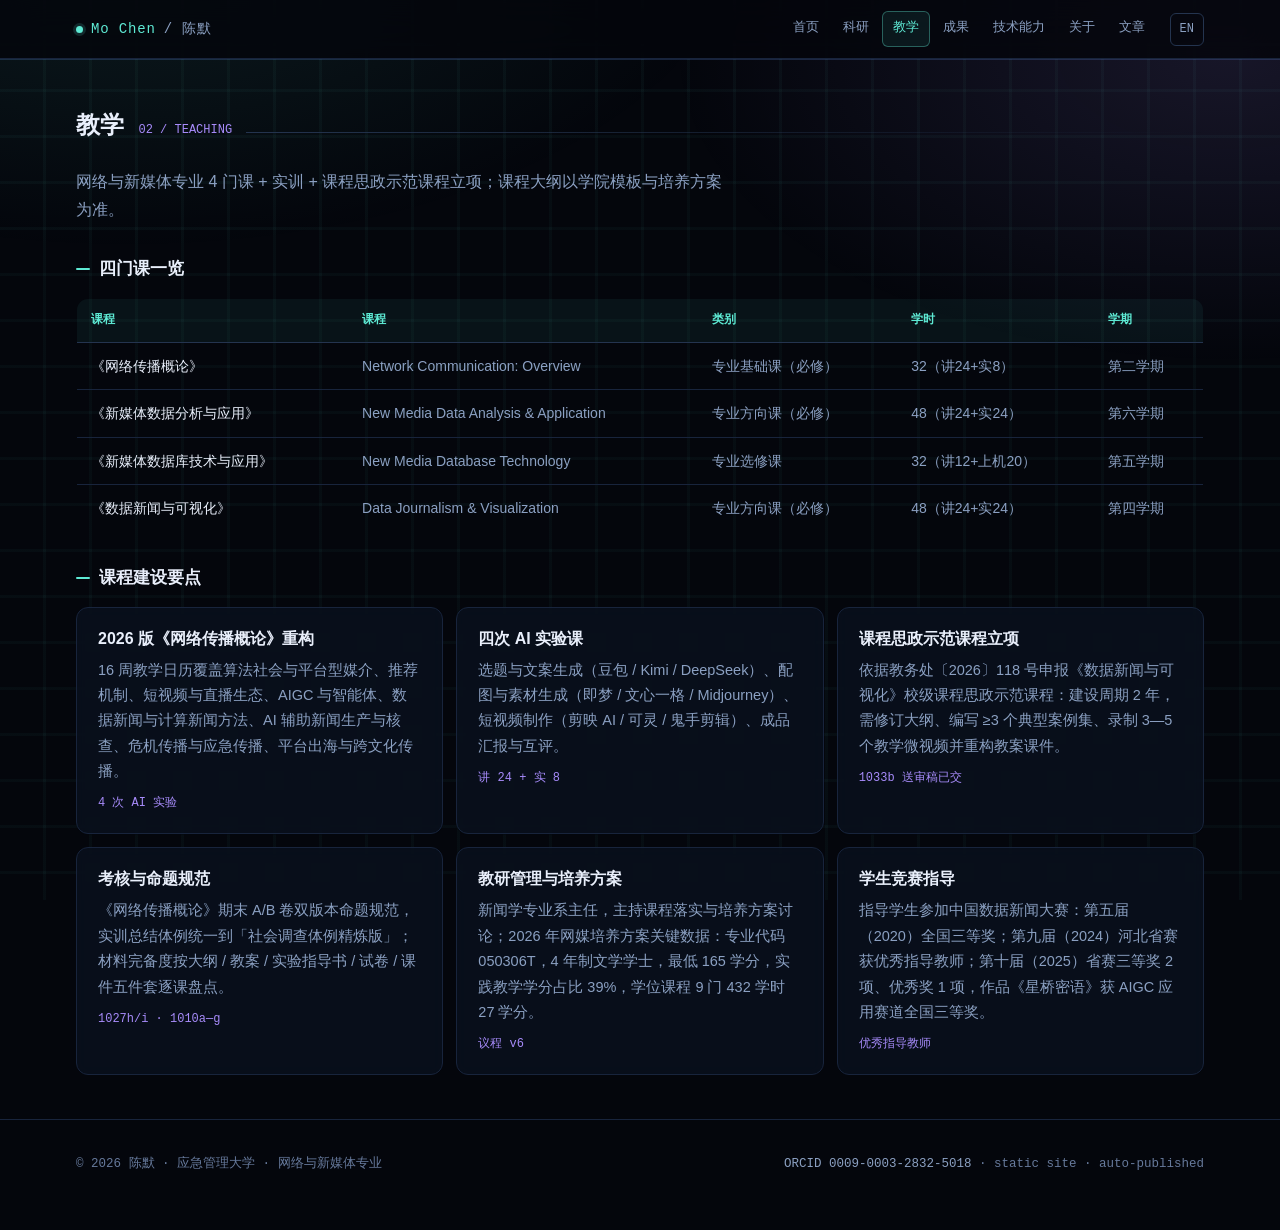
<file: teaching.html>
<!DOCTYPE html>
<html lang="zh">
<head>
<meta charset="utf-8">
<meta name="viewport" content="width=device-width,initial-scale=1">
<title>教学 · 陈默</title>
<meta name="description" content="网络与新媒体专业 4 门课 + 实训 + 课程思政示范课程立项；课程大纲以学院模板与培养方案为准。">
<meta property="og:title" content="教学 · 陈默">
<meta property="og:description" content="网络与新媒体专业 4 门课 + 实训 + 课程思政示范课程立项；课程大纲以学院模板与培养方案为准。">
<link rel="stylesheet" href="assets/style.css">
</head>
<body>
<div id="prog"></div>
<header class="top"><div class="wrap">
<a class="brand" href="index.html"><span class="dot"></span>Mo Chen <span>/ 陈默</span></a>
<nav><a href="index.html">首页</a><a href="research.html">科研</a><a href="teaching.html">教学</a><a href="publications.html">成果</a><a href="toolkit.html">技术能力</a><a href="about.html">关于</a><a href="posts.html">文章</a></nav>
<a class="langbtn" href="en/teaching.html">EN</a>
</div></header>
<main><section class="pg"><div class="wrap"><div class="sec-head"><h2>教学</h2><span class="n">02 / TEACHING</span><span class="line"></span></div><div class="lead">网络与新媒体专业 4 门课 + 实训 + 课程思政示范课程立项；课程大纲以学院模板与培养方案为准。</div><div class="blk reveal"><h3>四门课一览</h3><div style='overflow-x:auto'><table class='tbl'><thead><tr><th>课程</th><th>课程</th><th>类别</th><th>学时</th><th>学期</th></tr></thead><tbody><tr><td>《网络传播概论》</td><td>Network Communication: Overview</td><td>专业基础课（必修）</td><td>32（讲24+实8）</td><td>第二学期</td></tr><tr><td>《新媒体数据分析与应用》</td><td>New Media Data Analysis &amp; Application</td><td>专业方向课（必修）</td><td>48（讲24+实24）</td><td>第六学期</td></tr><tr><td>《新媒体数据库技术与应用》</td><td>New Media Database Technology</td><td>专业选修课</td><td>32（讲12+上机20）</td><td>第五学期</td></tr><tr><td>《数据新闻与可视化》</td><td>Data Journalism &amp; Visualization</td><td>专业方向课（必修）</td><td>48（讲24+实24）</td><td>第四学期</td></tr></tbody></table></div></div><div class="blk reveal"><h3>课程建设要点</h3><div class='grid g2'><div class='card reveal'><h4>2026 版《网络传播概论》重构</h4><p>16 周教学日历覆盖算法社会与平台型媒介、推荐机制、短视频与直播生态、AIGC 与智能体、数据新闻与计算新闻方法、AI 辅助新闻生产与核查、危机传播与应急传播、平台出海与跨文化传播。</p><div class='meta'>4 次 AI 实验</div></div><div class='card reveal'><h4>四次 AI 实验课</h4><p>选题与文案生成（豆包 / Kimi / DeepSeek）、配图与素材生成（即梦 / 文心一格 / Midjourney）、短视频制作（剪映 AI / 可灵 / 鬼手剪辑）、成品汇报与互评。</p><div class='meta'>讲 24 + 实 8</div></div><div class='card reveal'><h4>课程思政示范课程立项</h4><p>依据教务处〔2026〕118 号申报《数据新闻与可视化》校级课程思政示范课程：建设周期 2 年，需修订大纲、编写 ≥3 个典型案例集、录制 3—5 个教学微视频并重构教案课件。</p><div class='meta'>1033b 送审稿已交</div></div><div class='card reveal'><h4>考核与命题规范</h4><p>《网络传播概论》期末 A/B 卷双版本命题规范，实训总结体例统一到「社会调查体例精炼版」；材料完备度按大纲 / 教案 / 实验指导书 / 试卷 / 课件五件套逐课盘点。</p><div class='meta'>1027h/i · 1010a—g</div></div><div class='card reveal'><h4>教研管理与培养方案</h4><p>新闻学专业系主任，主持课程落实与培养方案讨论；2026 年网媒培养方案关键数据：专业代码 050306T，4 年制文学学士，最低 165 学分，实践教学学分占比 39%，学位课程 9 门 432 学时 27 学分。</p><div class='meta'>议程 v6</div></div><div class='card reveal'><h4>学生竞赛指导</h4><p>指导学生参加中国数据新闻大赛：第五届（2020）全国三等奖；第九届（2024）河北省赛获优秀指导教师；第十届（2025）省赛三等奖 2 项、优秀奖 1 项，作品《星桥密语》获 AIGC 应用赛道全国三等奖。</p><div class='meta'>优秀指导教师</div></div></div></div></div></section></main>
<footer><div class="wrap">
<span>© 2026 陈默 · 应急管理大学 · 网络与新媒体专业</span>
<span><a href="https://orcid.org/0009-0003-2832-5018">ORCID 0009-0003-2832-5018</a> · static site · auto-published</span>
</div></footer>
<script src="assets/app.js"></script>
</body>
</html>
</file>
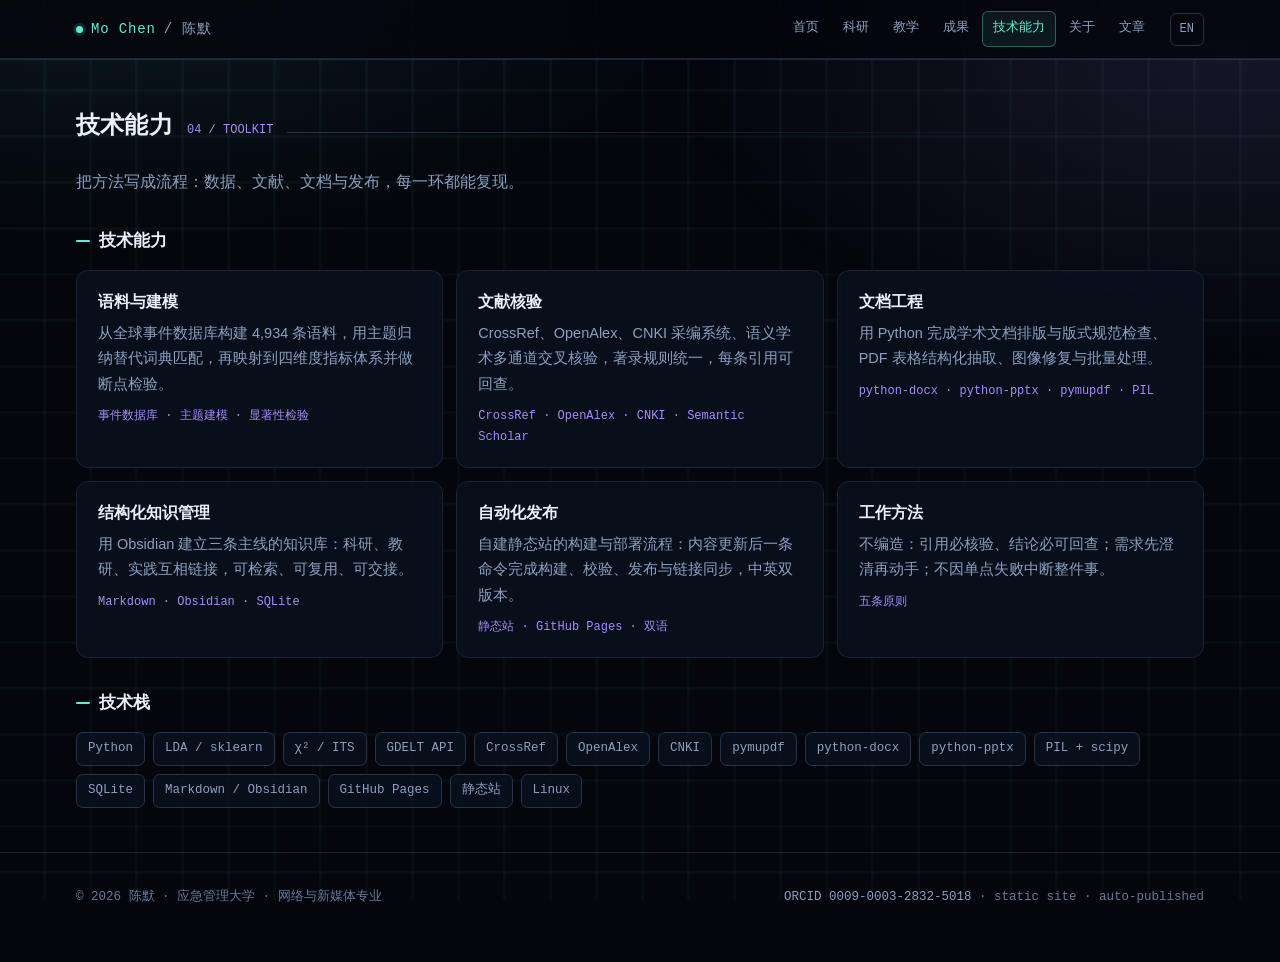
<file: toolkit.html>
<!DOCTYPE html>
<html lang="zh">
<head>
<meta charset="utf-8">
<meta name="viewport" content="width=device-width,initial-scale=1">
<title>技术能力 · 陈默</title>
<meta name="description" content="把方法写成流程：数据、文献、文档与发布，每一环都能复现。">
<meta property="og:title" content="技术能力 · 陈默">
<meta property="og:description" content="把方法写成流程：数据、文献、文档与发布，每一环都能复现。">
<link rel="stylesheet" href="assets/style.css">
</head>
<body>
<div id="prog"></div>
<header class="top"><div class="wrap">
<a class="brand" href="index.html"><span class="dot"></span>Mo Chen <span>/ 陈默</span></a>
<nav><a href="index.html">首页</a><a href="research.html">科研</a><a href="teaching.html">教学</a><a href="publications.html">成果</a><a href="toolkit.html">技术能力</a><a href="about.html">关于</a><a href="posts.html">文章</a></nav>
<a class="langbtn" href="en/toolkit.html">EN</a>
</div></header>
<main><section class="pg"><div class="wrap"><div class="sec-head"><h2>技术能力</h2><span class="n">04 / TOOLKIT</span><span class="line"></span></div><div class="lead">把方法写成流程：数据、文献、文档与发布，每一环都能复现。</div><div class="blk reveal"><h3>技术能力</h3><div class='grid g2'><div class='card reveal'><h4>语料与建模</h4><p>从全球事件数据库构建 4,934 条语料，用主题归纳替代词典匹配，再映射到四维度指标体系并做断点检验。</p><div class='meta'>事件数据库 · 主题建模 · 显著性检验</div></div><div class='card reveal'><h4>文献核验</h4><p>CrossRef、OpenAlex、CNKI 采编系统、语义学术多通道交叉核验，著录规则统一，每条引用可回查。</p><div class='meta'>CrossRef · OpenAlex · CNKI · Semantic Scholar</div></div><div class='card reveal'><h4>文档工程</h4><p>用 Python 完成学术文档排版与版式规范检查、PDF 表格结构化抽取、图像修复与批量处理。</p><div class='meta'>python-docx · python-pptx · pymupdf · PIL</div></div><div class='card reveal'><h4>结构化知识管理</h4><p>用 Obsidian 建立三条主线的知识库：科研、教研、实践互相链接，可检索、可复用、可交接。</p><div class='meta'>Markdown · Obsidian · SQLite</div></div><div class='card reveal'><h4>自动化发布</h4><p>自建静态站的构建与部署流程：内容更新后一条命令完成构建、校验、发布与链接同步，中英双版本。</p><div class='meta'>静态站 · GitHub Pages · 双语</div></div><div class='card reveal'><h4>工作方法</h4><p>不编造：引用必核验、结论必可回查；需求先澄清再动手；不因单点失败中断整件事。</p><div class='meta'>五条原则</div></div></div></div><div class="blk reveal"><h3>技术栈</h3><div class='tags'><span>Python</span><span>LDA / sklearn</span><span>χ² / ITS</span><span>GDELT API</span><span>CrossRef</span><span>OpenAlex</span><span>CNKI</span><span>pymupdf</span><span>python-docx</span><span>python-pptx</span><span>PIL + scipy</span><span>SQLite</span><span>Markdown / Obsidian</span><span>GitHub Pages</span><span>静态站</span><span>Linux</span></div></div></div></section></main>
<footer><div class="wrap">
<span>© 2026 陈默 · 应急管理大学 · 网络与新媒体专业</span>
<span><a href="https://orcid.org/0009-0003-2832-5018">ORCID 0009-0003-2832-5018</a> · static site · auto-published</span>
</div></footer>
<script src="assets/app.js"></script>
</body>
</html>
</file>
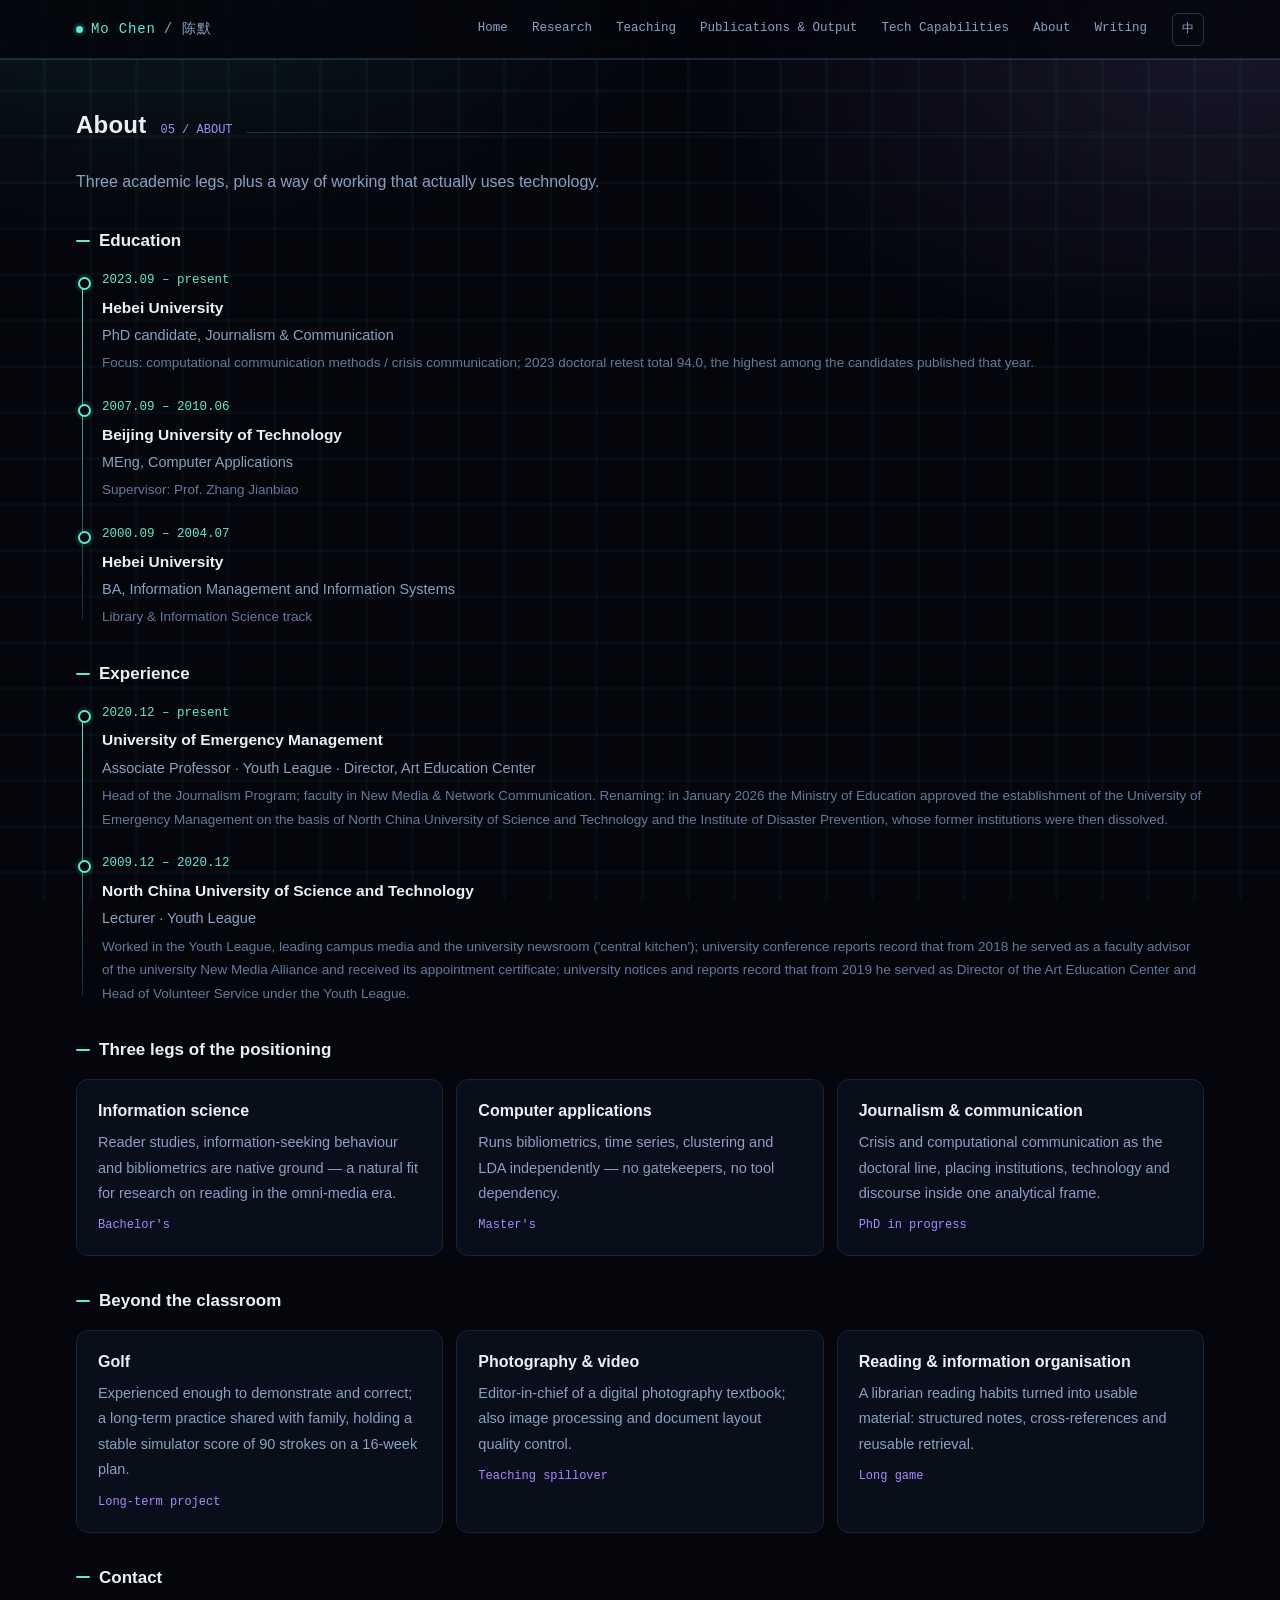
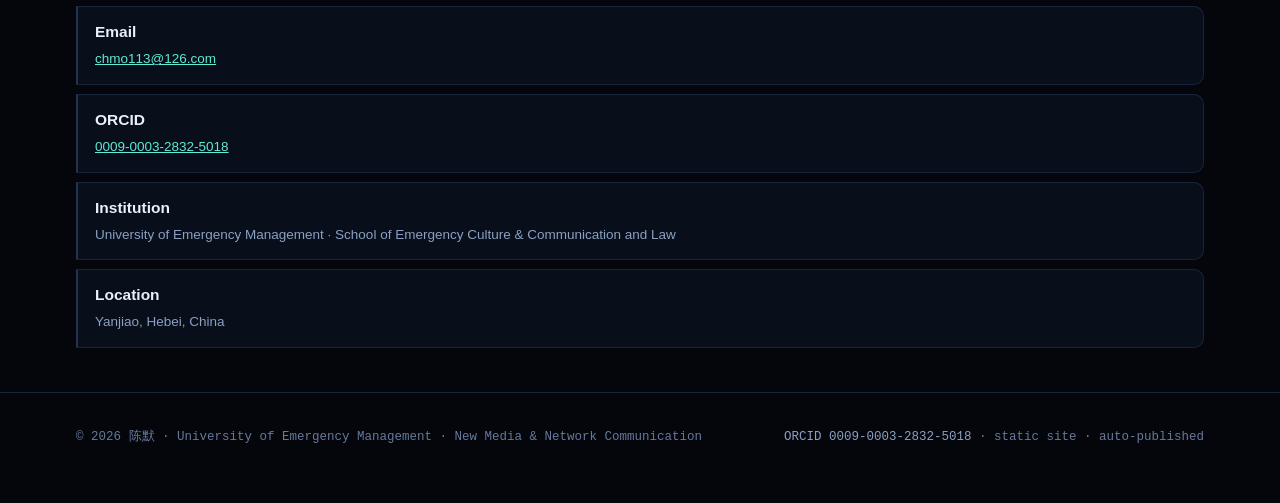
<file: en/about.html>
<!DOCTYPE html>
<html lang="en">
<head>
<meta charset="utf-8">
<meta name="viewport" content="width=device-width,initial-scale=1">
<title>About · 陈默</title>
<meta name="description" content="Three academic legs, plus a way of working that actually uses technology.">
<meta property="og:title" content="About · 陈默">
<meta property="og:description" content="Three academic legs, plus a way of working that actually uses technology.">
<link rel="stylesheet" href="../assets/style.css">
</head>
<body>
<div id="prog"></div>
<header class="top"><div class="wrap">
<a class="brand" href="../index.html"><span class="dot"></span>Mo Chen <span>/ 陈默</span></a>
<nav><a href="../index.html">Home</a><a href="../research.html">Research</a><a href="../teaching.html">Teaching</a><a href="../publications.html">Publications &amp; Output</a><a href="../toolkit.html">Tech Capabilities</a><a href="../about.html">About</a><a href="../posts.html">Writing</a></nav>
<a class="langbtn" href="../about.html">中</a>
</div></header>
<main><section class="pg"><div class="wrap"><div class="sec-head"><h2>About</h2><span class="n">05 / ABOUT</span><span class="line"></span></div><div class="lead">Three academic legs, plus a way of working that actually uses technology.</div><div class="blk reveal"><h3>Education</h3><div class='tl'><div class='item reveal'><div class='t'>2023.09 – present</div><div class='o'>Hebei University</div><div class='d'>PhD candidate, Journalism &amp; Communication</div><div class='n'>Focus: computational communication methods / crisis communication; 2023 doctoral retest total 94.0, the highest among the candidates published that year.</div></div><div class='item reveal'><div class='t'>2007.09 – 2010.06</div><div class='o'>Beijing University of Technology</div><div class='d'>MEng, Computer Applications</div><div class='n'>Supervisor: Prof. Zhang Jianbiao</div></div><div class='item reveal'><div class='t'>2000.09 – 2004.07</div><div class='o'>Hebei University</div><div class='d'>BA, Information Management and Information Systems</div><div class='n'>Library &amp; Information Science track</div></div></div></div><div class="blk reveal"><h3>Experience</h3><div class='tl'><div class='item reveal'><div class='t'>2020.12 – present</div><div class='o'>University of Emergency Management</div><div class='d'>Associate Professor · Youth League · Director, Art Education Center</div><div class='n'>Head of the Journalism Program; faculty in New Media &amp; Network Communication. Renaming: in January 2026 the Ministry of Education approved the establishment of the University of Emergency Management on the basis of North China University of Science and Technology and the Institute of Disaster Prevention, whose former institutions were then dissolved.</div></div><div class='item reveal'><div class='t'>2009.12 – 2020.12</div><div class='o'>North China University of Science and Technology</div><div class='d'>Lecturer · Youth League</div><div class='n'>Worked in the Youth League, leading campus media and the university newsroom ('central kitchen'); university conference reports record that from 2018 he served as a faculty advisor of the university New Media Alliance and received its appointment certificate; university notices and reports record that from 2019 he served as Director of the Art Education Center and Head of Volunteer Service under the Youth League.</div></div></div></div><div class="blk reveal"><h3>Three legs of the positioning</h3><div class='grid g2'><div class='card reveal'><h4>Information science</h4><p>Reader studies, information-seeking behaviour and bibliometrics are native ground — a natural fit for research on reading in the omni-media era.</p><div class='meta'>Bachelor's</div></div><div class='card reveal'><h4>Computer applications</h4><p>Runs bibliometrics, time series, clustering and LDA independently — no gatekeepers, no tool dependency.</p><div class='meta'>Master's</div></div><div class='card reveal'><h4>Journalism &amp; communication</h4><p>Crisis and computational communication as the doctoral line, placing institutions, technology and discourse inside one analytical frame.</p><div class='meta'>PhD in progress</div></div></div></div><div class="blk reveal"><h3>Beyond the classroom</h3><div class='grid g2'><div class='card reveal'><h4>Golf</h4><p>Experienced enough to demonstrate and correct; a long-term practice shared with family, holding a stable simulator score of 90 strokes on a 16-week plan.</p><div class='meta'>Long-term project</div></div><div class='card reveal'><h4>Photography &amp; video</h4><p>Editor-in-chief of a digital photography textbook; also image processing and document layout quality control.</p><div class='meta'>Teaching spillover</div></div><div class='card reveal'><h4>Reading &amp; information organisation</h4><p>A librarian reading habits turned into usable material: structured notes, cross-references and reusable retrieval.</p><div class='meta'>Long game</div></div></div></div><div class="blk reveal"><h3>Contact</h3><div class='pub'><div class='row reveal'><div class='ti'>Email</div><div class='au'><a href='mailto:chmo113@126.com' style='color:var(--accent)'>chmo113@126.com</a></div></div><div class='row reveal'><div class='ti'>ORCID</div><div class='au'><a href='https://orcid.org/0009-0003-2832-5018' style='color:var(--accent)'>0009-0003-2832-5018</a></div></div><div class='row reveal'><div class='ti'>Institution</div><div class='au'>University of Emergency Management · School of Emergency Culture &amp; Communication and Law</div></div><div class='row reveal'><div class='ti'>Location</div><div class='au'>Yanjiao, Hebei, China</div></div></div></div></div></section></main>
<footer><div class="wrap">
<span>© 2026 陈默 · University of Emergency Management · New Media &amp; Network Communication</span>
<span><a href="https://orcid.org/0009-0003-2832-5018">ORCID 0009-0003-2832-5018</a> · static site · auto-published</span>
</div></footer>
<script src="../assets/app.js"></script>
</body>
</html>
</file>
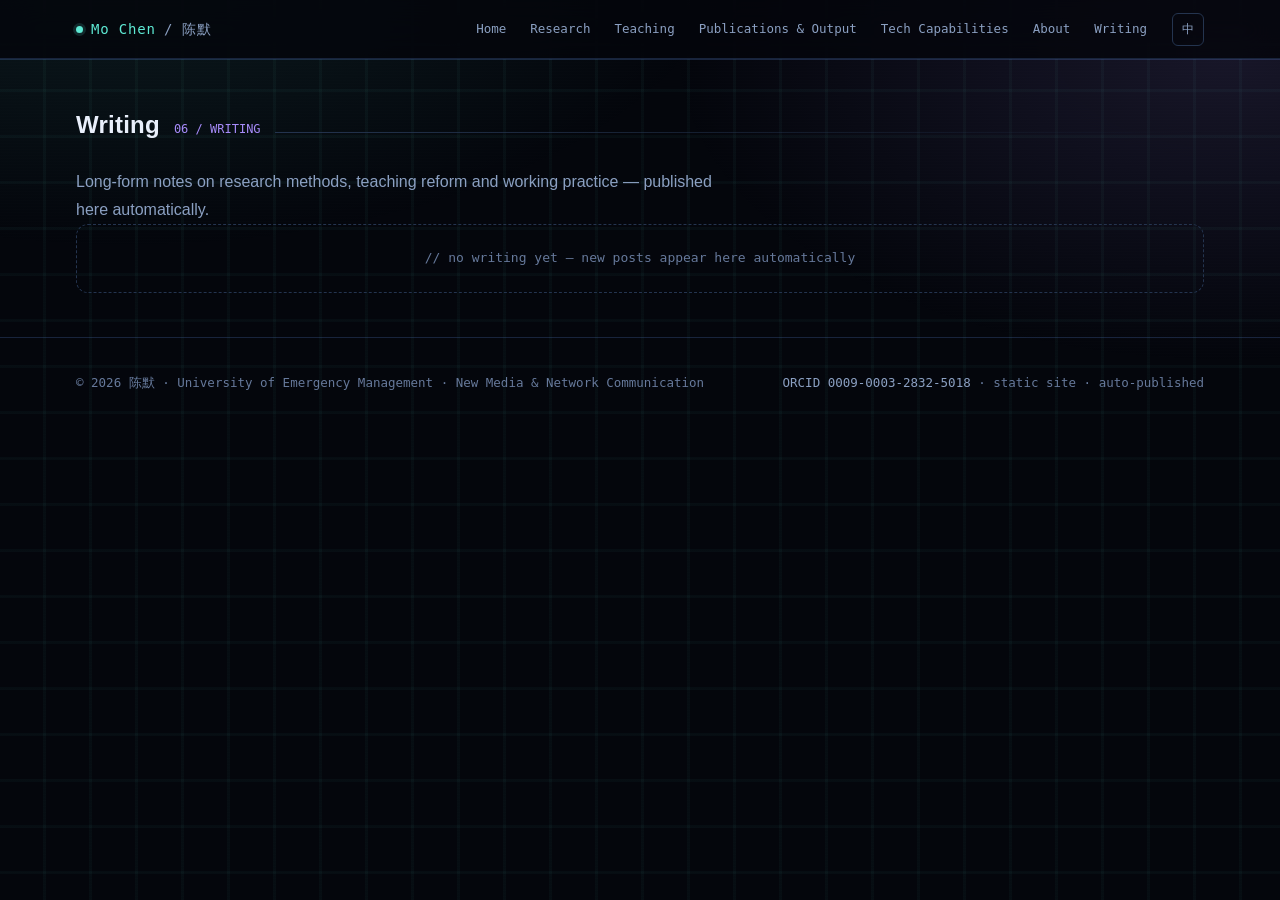
<file: en/posts.html>
<!DOCTYPE html>
<html lang="en">
<head>
<meta charset="utf-8">
<meta name="viewport" content="width=device-width,initial-scale=1">
<title>Writing · 陈默</title>
<meta name="description" content="Long-form notes on research methods, teaching reform and working practice — published here automatically.">
<meta property="og:title" content="Writing · 陈默">
<meta property="og:description" content="Long-form notes on research methods, teaching reform and working practice — published here automatically.">
<link rel="stylesheet" href="../assets/style.css">
</head>
<body>
<div id="prog"></div>
<header class="top"><div class="wrap">
<a class="brand" href="../index.html"><span class="dot"></span>Mo Chen <span>/ 陈默</span></a>
<nav><a href="../index.html">Home</a><a href="../research.html">Research</a><a href="../teaching.html">Teaching</a><a href="../publications.html">Publications &amp; Output</a><a href="../toolkit.html">Tech Capabilities</a><a href="../about.html">About</a><a href="../posts.html">Writing</a></nav>
<a class="langbtn" href="../posts.html">中</a>
</div></header>
<main><section class="pg"><div class="wrap"><div class="sec-head"><h2>Writing</h2><span class="n">06 / WRITING</span><span class="line"></span></div><div class="lead">Long-form notes on research methods, teaching reform and working practice — published here automatically.</div><div class='empty'>// no writing yet — new posts appear here automatically</div></div></section></main>
<footer><div class="wrap">
<span>© 2026 陈默 · University of Emergency Management · New Media &amp; Network Communication</span>
<span><a href="https://orcid.org/0009-0003-2832-5018">ORCID 0009-0003-2832-5018</a> · static site · auto-published</span>
</div></footer>
<script src="../assets/app.js"></script>
</body>
</html>
</file>
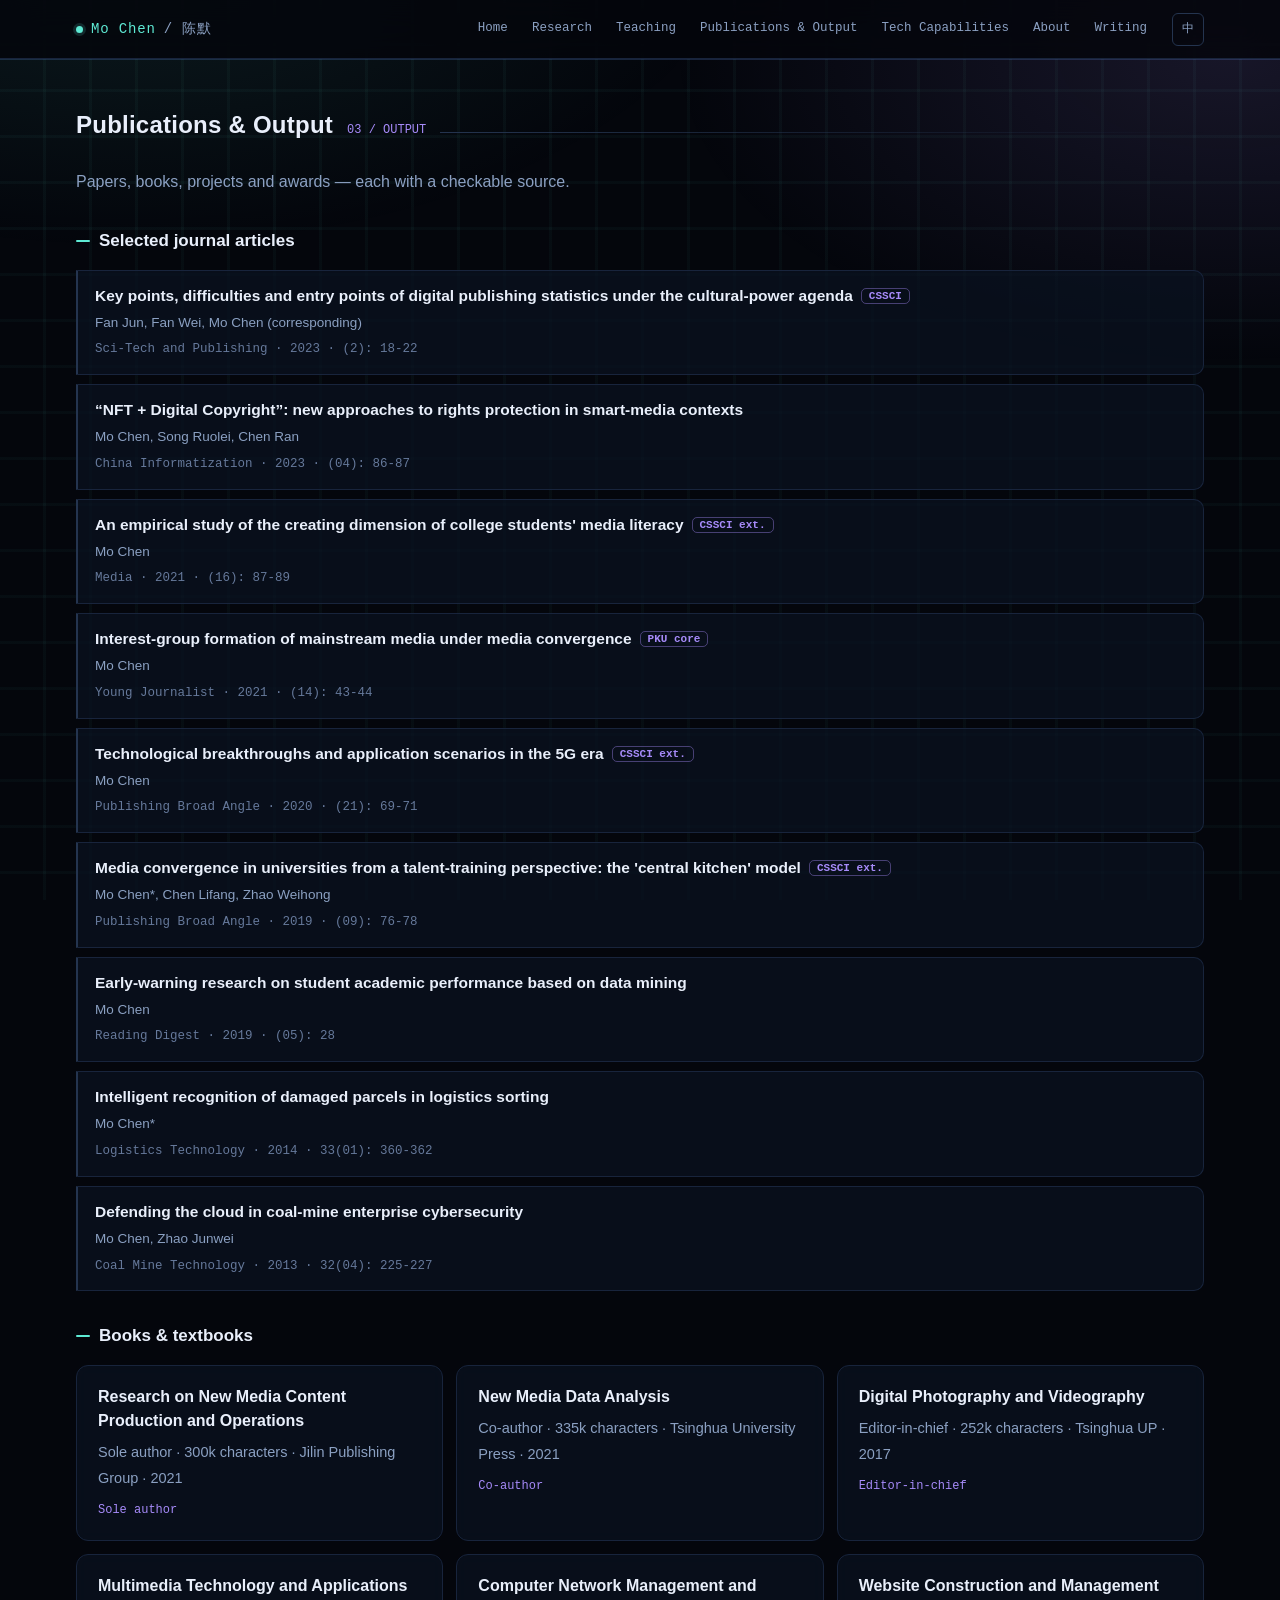
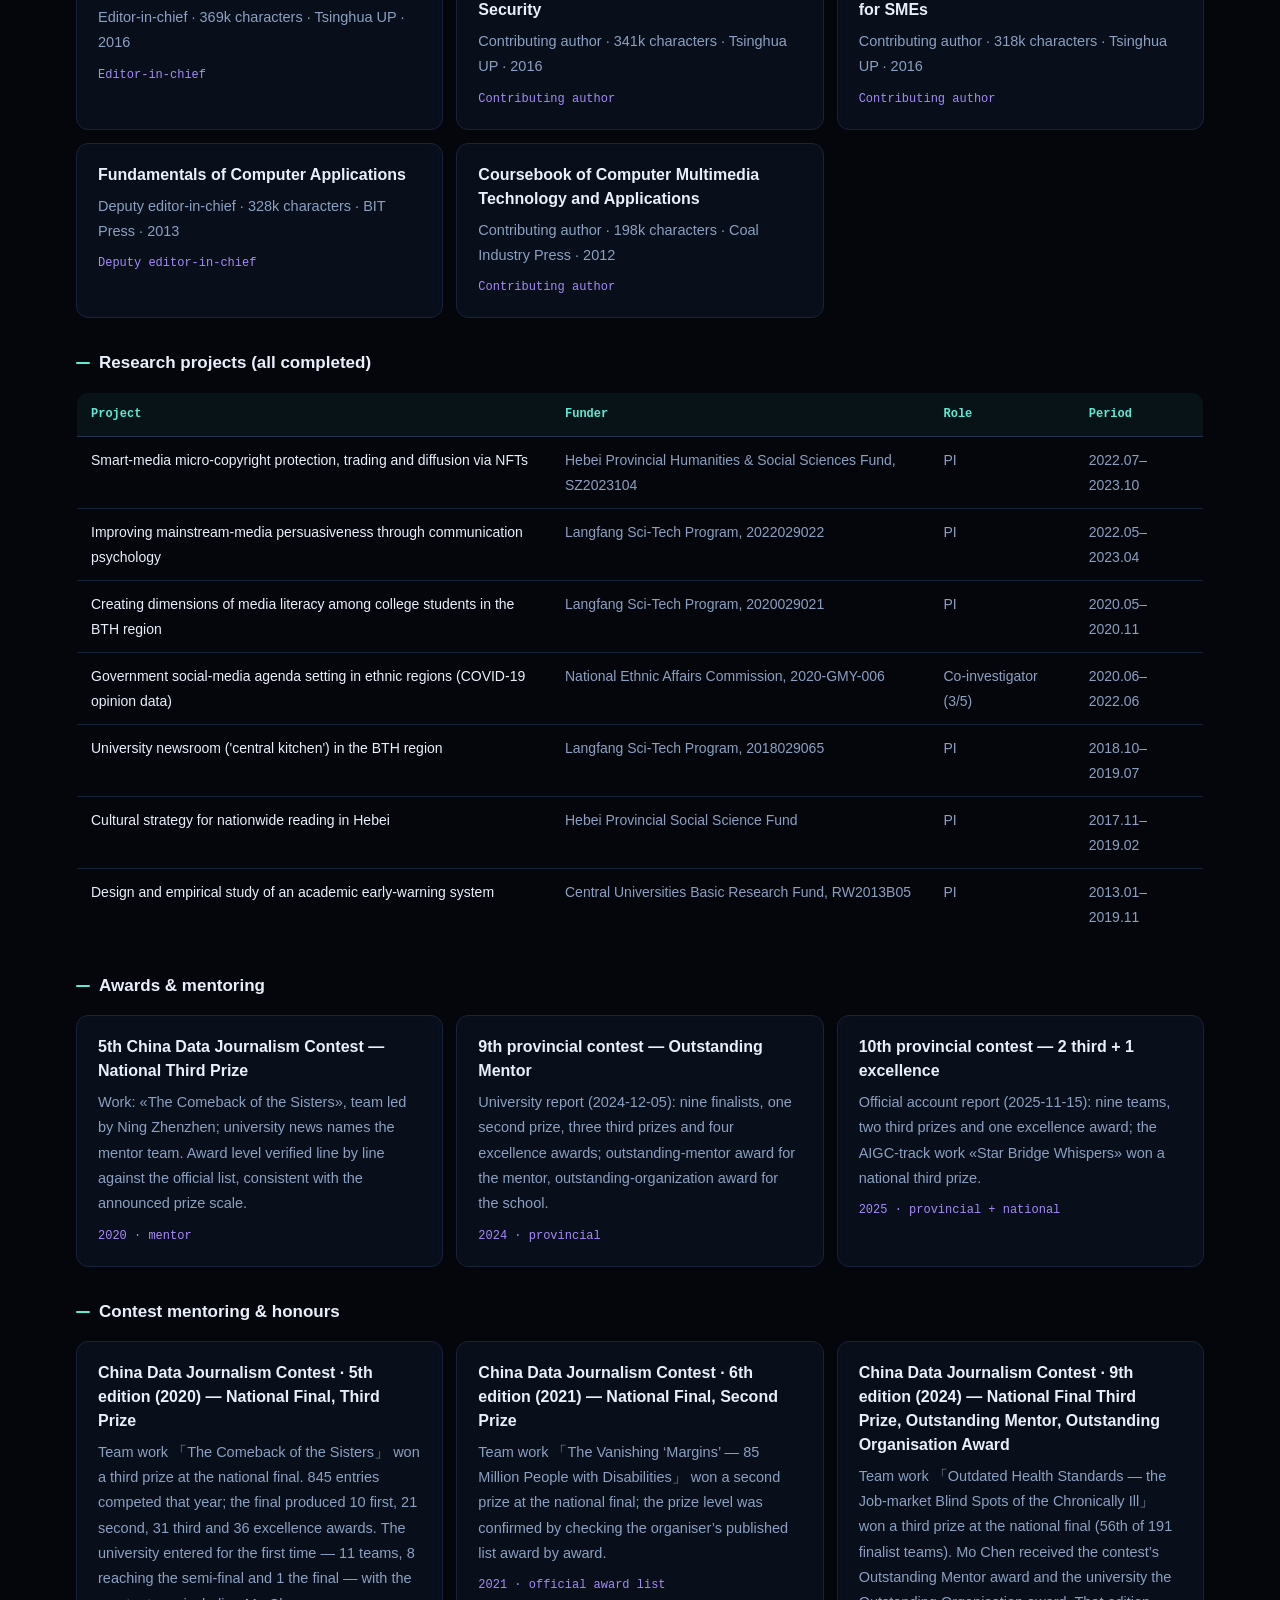
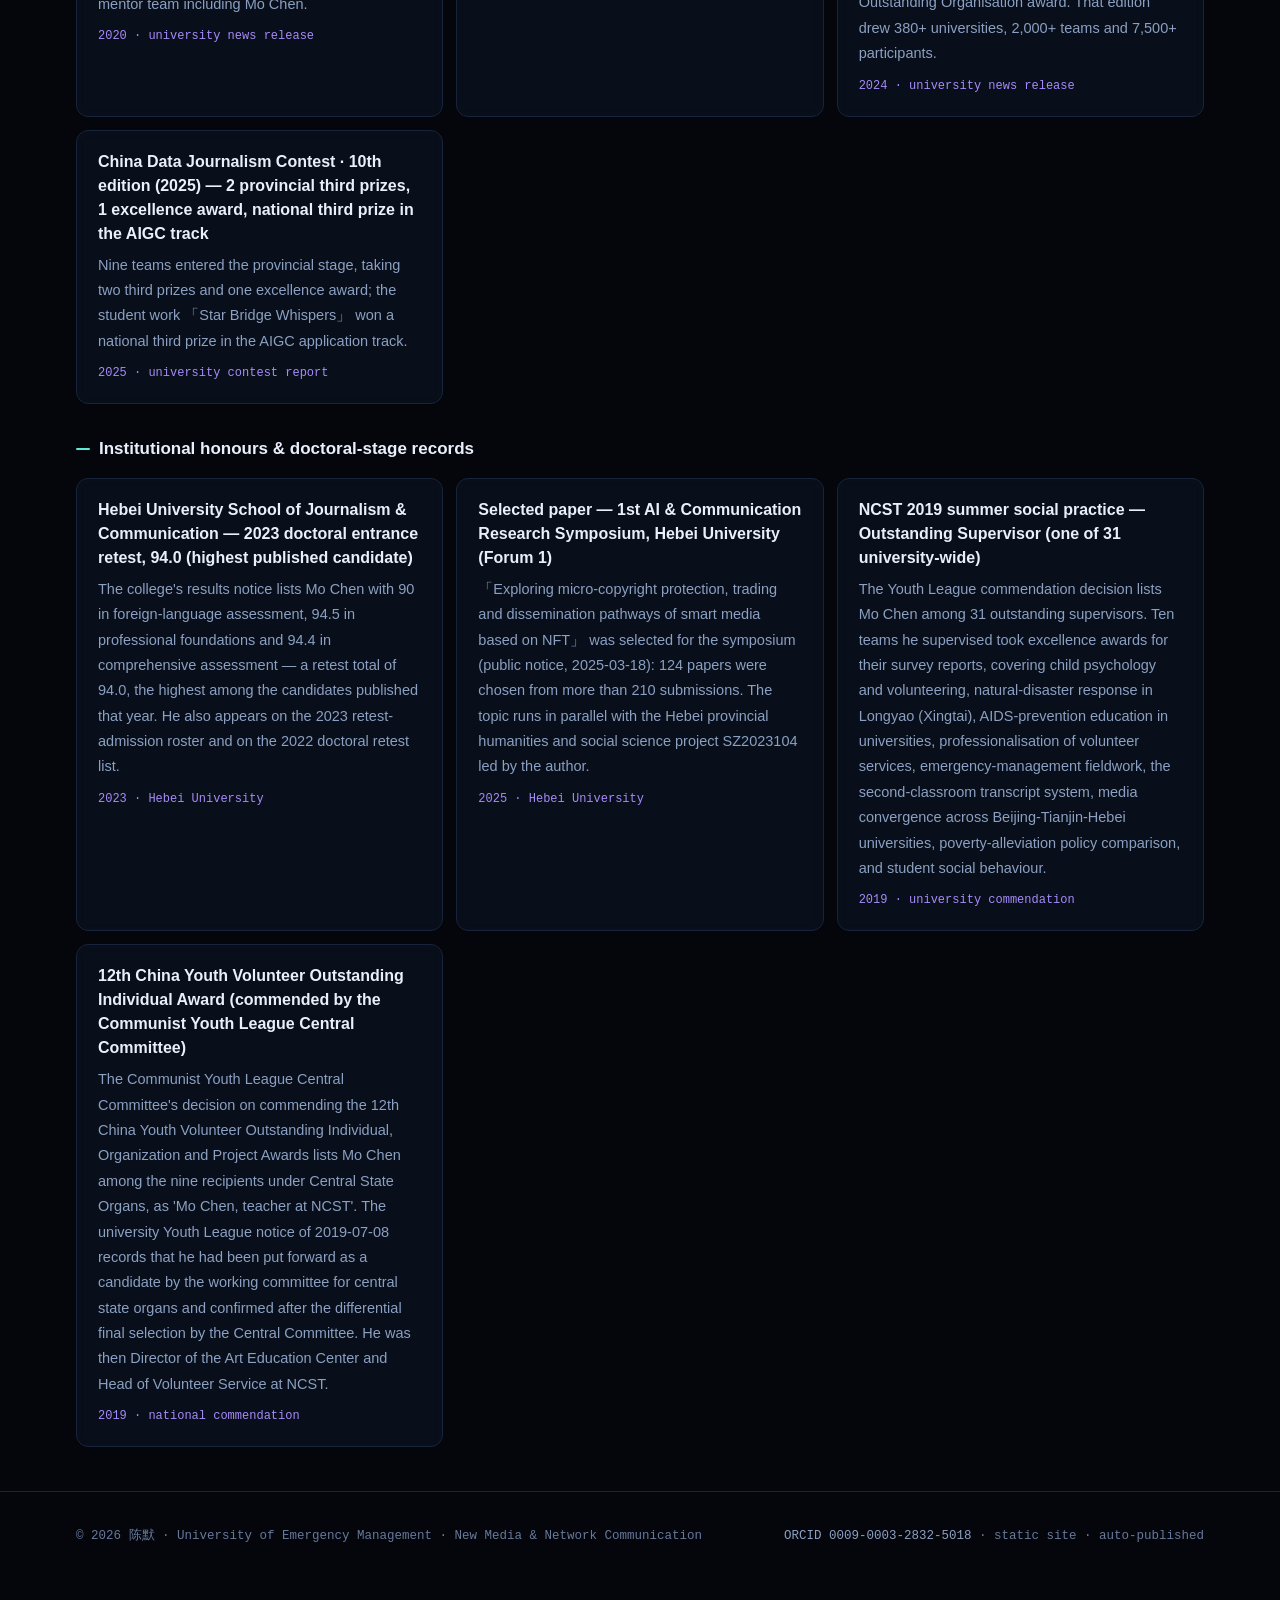
<file: en/publications.html>
<!DOCTYPE html>
<html lang="en">
<head>
<meta charset="utf-8">
<meta name="viewport" content="width=device-width,initial-scale=1">
<title>Publications &amp; Output · 陈默</title>
<meta name="description" content="Papers, books, projects and awards — each with a checkable source.">
<meta property="og:title" content="Publications &amp; Output · 陈默">
<meta property="og:description" content="Papers, books, projects and awards — each with a checkable source.">
<link rel="stylesheet" href="../assets/style.css">
</head>
<body>
<div id="prog"></div>
<header class="top"><div class="wrap">
<a class="brand" href="../index.html"><span class="dot"></span>Mo Chen <span>/ 陈默</span></a>
<nav><a href="../index.html">Home</a><a href="../research.html">Research</a><a href="../teaching.html">Teaching</a><a href="../publications.html">Publications &amp; Output</a><a href="../toolkit.html">Tech Capabilities</a><a href="../about.html">About</a><a href="../posts.html">Writing</a></nav>
<a class="langbtn" href="../publications.html">中</a>
</div></header>
<main><section class="pg"><div class="wrap"><div class="sec-head"><h2>Publications &amp; Output</h2><span class="n">03 / OUTPUT</span><span class="line"></span></div><div class="lead">Papers, books, projects and awards — each with a checkable source.</div><div class="blk reveal"><h3>Selected journal articles</h3><div class='pub'><div class='row reveal'><div class='ti'>Key points, difficulties and entry points of digital publishing statistics under the cultural-power agenda<span class='badge'>CSSCI</span></div><div class='au'>Fan Jun, Fan Wei, Mo Chen (corresponding)</div><div class='so'>Sci-Tech and Publishing · 2023 · (2): 18-22</div></div><div class='row reveal'><div class='ti'>“NFT + Digital Copyright”: new approaches to rights protection in smart-media contexts</div><div class='au'>Mo Chen, Song Ruolei, Chen Ran</div><div class='so'>China Informatization · 2023 · (04): 86-87</div></div><div class='row reveal'><div class='ti'>An empirical study of the creating dimension of college students' media literacy<span class='badge'>CSSCI ext.</span></div><div class='au'>Mo Chen</div><div class='so'>Media · 2021 · (16): 87-89</div></div><div class='row reveal'><div class='ti'>Interest-group formation of mainstream media under media convergence<span class='badge'>PKU core</span></div><div class='au'>Mo Chen</div><div class='so'>Young Journalist · 2021 · (14): 43-44</div></div><div class='row reveal'><div class='ti'>Technological breakthroughs and application scenarios in the 5G era<span class='badge'>CSSCI ext.</span></div><div class='au'>Mo Chen</div><div class='so'>Publishing Broad Angle · 2020 · (21): 69-71</div></div><div class='row reveal'><div class='ti'>Media convergence in universities from a talent-training perspective: the 'central kitchen' model<span class='badge'>CSSCI ext.</span></div><div class='au'>Mo Chen*, Chen Lifang, Zhao Weihong</div><div class='so'>Publishing Broad Angle · 2019 · (09): 76-78</div></div><div class='row reveal'><div class='ti'>Early-warning research on student academic performance based on data mining</div><div class='au'>Mo Chen</div><div class='so'>Reading Digest · 2019 · (05): 28</div></div><div class='row reveal'><div class='ti'>Intelligent recognition of damaged parcels in logistics sorting</div><div class='au'>Mo Chen*</div><div class='so'>Logistics Technology · 2014 · 33(01): 360-362</div></div><div class='row reveal'><div class='ti'>Defending the cloud in coal-mine enterprise cybersecurity</div><div class='au'>Mo Chen, Zhao Junwei</div><div class='so'>Coal Mine Technology · 2013 · 32(04): 225-227</div></div></div></div><div class="blk reveal"><h3>Books &amp; textbooks</h3><div class='grid g2'><div class='card reveal'><h4>Research on New Media Content Production and Operations</h4><p>Sole author · 300k characters · Jilin Publishing Group · 2021</p><div class='meta'>Sole author</div></div><div class='card reveal'><h4>New Media Data Analysis</h4><p>Co-author · 335k characters · Tsinghua University Press · 2021</p><div class='meta'>Co-author</div></div><div class='card reveal'><h4>Digital Photography and Videography</h4><p>Editor-in-chief · 252k characters · Tsinghua UP · 2017</p><div class='meta'>Editor-in-chief</div></div><div class='card reveal'><h4>Multimedia Technology and Applications</h4><p>Editor-in-chief · 369k characters · Tsinghua UP · 2016</p><div class='meta'>Editor-in-chief</div></div><div class='card reveal'><h4>Computer Network Management and Security</h4><p>Contributing author · 341k characters · Tsinghua UP · 2016</p><div class='meta'>Contributing author</div></div><div class='card reveal'><h4>Website Construction and Management for SMEs</h4><p>Contributing author · 318k characters · Tsinghua UP · 2016</p><div class='meta'>Contributing author</div></div><div class='card reveal'><h4>Fundamentals of Computer Applications</h4><p>Deputy editor-in-chief · 328k characters · BIT Press · 2013</p><div class='meta'>Deputy editor-in-chief</div></div><div class='card reveal'><h4>Coursebook of Computer Multimedia Technology and Applications</h4><p>Contributing author · 198k characters · Coal Industry Press · 2012</p><div class='meta'>Contributing author</div></div></div></div><div class="blk reveal"><h3>Research projects (all completed)</h3><div style='overflow-x:auto'><table class='tbl'><thead><tr><th>Project</th><th>Funder</th><th>Role</th><th>Period</th></tr></thead><tbody><tr><td>Smart-media micro-copyright protection, trading and diffusion via NFTs</td><td>Hebei Provincial Humanities &amp; Social Sciences Fund, SZ2023104</td><td>PI</td><td>2022.07–2023.10</td></tr><tr><td>Improving mainstream-media persuasiveness through communication psychology</td><td>Langfang Sci-Tech Program, 2022029022</td><td>PI</td><td>2022.05–2023.04</td></tr><tr><td>Creating dimensions of media literacy among college students in the BTH region</td><td>Langfang Sci-Tech Program, 2020029021</td><td>PI</td><td>2020.05–2020.11</td></tr><tr><td>Government social-media agenda setting in ethnic regions (COVID-19 opinion data)</td><td>National Ethnic Affairs Commission, 2020-GMY-006</td><td>Co-investigator (3/5)</td><td>2020.06–2022.06</td></tr><tr><td>University newsroom ('central kitchen') in the BTH region</td><td>Langfang Sci-Tech Program, 2018029065</td><td>PI</td><td>2018.10–2019.07</td></tr><tr><td>Cultural strategy for nationwide reading in Hebei</td><td>Hebei Provincial Social Science Fund</td><td>PI</td><td>2017.11–2019.02</td></tr><tr><td>Design and empirical study of an academic early-warning system</td><td>Central Universities Basic Research Fund, RW2013B05</td><td>PI</td><td>2013.01–2019.11</td></tr></tbody></table></div></div><div class="blk reveal"><h3>Awards &amp; mentoring</h3><div class='grid g2'><div class='card reveal'><h4>5th China Data Journalism Contest — National Third Prize</h4><p>Work: «The Comeback of the Sisters», team led by Ning Zhenzhen; university news names the mentor team. Award level verified line by line against the official list, consistent with the announced prize scale.</p><div class='meta'>2020 · mentor</div></div><div class='card reveal'><h4>9th provincial contest — Outstanding Mentor</h4><p>University report (2024-12-05): nine finalists, one second prize, three third prizes and four excellence awards; outstanding-mentor award for the mentor, outstanding-organization award for the school.</p><div class='meta'>2024 · provincial</div></div><div class='card reveal'><h4>10th provincial contest — 2 third + 1 excellence</h4><p>Official account report (2025-11-15): nine teams, two third prizes and one excellence award; the AIGC-track work «Star Bridge Whispers» won a national third prize.</p><div class='meta'>2025 · provincial + national</div></div></div></div><div class="blk reveal"><h3>Contest mentoring &amp; honours</h3><div class='grid g2'><div class='card reveal'><h4>China Data Journalism Contest · 5th edition (2020) — National Final, Third Prize</h4><p>Team work 「The Comeback of the Sisters」 won a third prize at the national final. 845 entries competed that year; the final produced 10 first, 21 second, 31 third and 36 excellence awards. The university entered for the first time — 11 teams, 8 reaching the semi-final and 1 the final — with the mentor team including Mo Chen.</p><div class='meta'>2020 · university news release</div></div><div class='card reveal'><h4>China Data Journalism Contest · 6th edition (2021) — National Final, Second Prize</h4><p>Team work 「The Vanishing ‘Margins’ — 85 Million People with Disabilities」 won a second prize at the national final; the prize level was confirmed by checking the organiser’s published list award by award.</p><div class='meta'>2021 · official award list</div></div><div class='card reveal'><h4>China Data Journalism Contest · 9th edition (2024) — National Final Third Prize, Outstanding Mentor, Outstanding Organisation Award</h4><p>Team work 「Outdated Health Standards — the Job-market Blind Spots of the Chronically Ill」 won a third prize at the national final (56th of 191 finalist teams). Mo Chen received the contest’s Outstanding Mentor award and the university the Outstanding Organisation award. That edition drew 380+ universities, 2,000+ teams and 7,500+ participants.</p><div class='meta'>2024 · university news release</div></div><div class='card reveal'><h4>China Data Journalism Contest · 10th edition (2025) — 2 provincial third prizes, 1 excellence award, national third prize in the AIGC track</h4><p>Nine teams entered the provincial stage, taking two third prizes and one excellence award; the student work 「Star Bridge Whispers」 won a national third prize in the AIGC application track.</p><div class='meta'>2025 · university contest report</div></div></div></div><div class="blk reveal"><h3>Institutional honours &amp; doctoral-stage records</h3><div class='grid g2'><div class='card reveal'><h4>Hebei University School of Journalism &amp; Communication — 2023 doctoral entrance retest, 94.0 (highest published candidate)</h4><p>The college's results notice lists Mo Chen with 90 in foreign-language assessment, 94.5 in professional foundations and 94.4 in comprehensive assessment — a retest total of 94.0, the highest among the candidates published that year. He also appears on the 2023 retest-admission roster and on the 2022 doctoral retest list.</p><div class='meta'>2023 · Hebei University</div></div><div class='card reveal'><h4>Selected paper — 1st AI &amp; Communication Research Symposium, Hebei University (Forum 1)</h4><p>「Exploring micro-copyright protection, trading and dissemination pathways of smart media based on NFT」 was selected for the symposium (public notice, 2025-03-18): 124 papers were chosen from more than 210 submissions. The topic runs in parallel with the Hebei provincial humanities and social science project SZ2023104 led by the author.</p><div class='meta'>2025 · Hebei University</div></div><div class='card reveal'><h4>NCST 2019 summer social practice — Outstanding Supervisor (one of 31 university-wide)</h4><p>The Youth League commendation decision lists Mo Chen among 31 outstanding supervisors. Ten teams he supervised took excellence awards for their survey reports, covering child psychology and volunteering, natural-disaster response in Longyao (Xingtai), AIDS-prevention education in universities, professionalisation of volunteer services, emergency-management fieldwork, the second-classroom transcript system, media convergence across Beijing-Tianjin-Hebei universities, poverty-alleviation policy comparison, and student social behaviour.</p><div class='meta'>2019 · university commendation</div></div><div class='card reveal'><h4>12th China Youth Volunteer Outstanding Individual Award (commended by the Communist Youth League Central Committee)</h4><p>The Communist Youth League Central Committee's decision on commending the 12th China Youth Volunteer Outstanding Individual, Organization and Project Awards lists Mo Chen among the nine recipients under Central State Organs, as 'Mo Chen, teacher at NCST'. The university Youth League notice of 2019-07-08 records that he had been put forward as a candidate by the working committee for central state organs and confirmed after the differential final selection by the Central Committee. He was then Director of the Art Education Center and Head of Volunteer Service at NCST.</p><div class='meta'>2019 · national commendation</div></div></div></div></div></section></main>
<footer><div class="wrap">
<span>© 2026 陈默 · University of Emergency Management · New Media &amp; Network Communication</span>
<span><a href="https://orcid.org/0009-0003-2832-5018">ORCID 0009-0003-2832-5018</a> · static site · auto-published</span>
</div></footer>
<script src="../assets/app.js"></script>
</body>
</html>
</file>
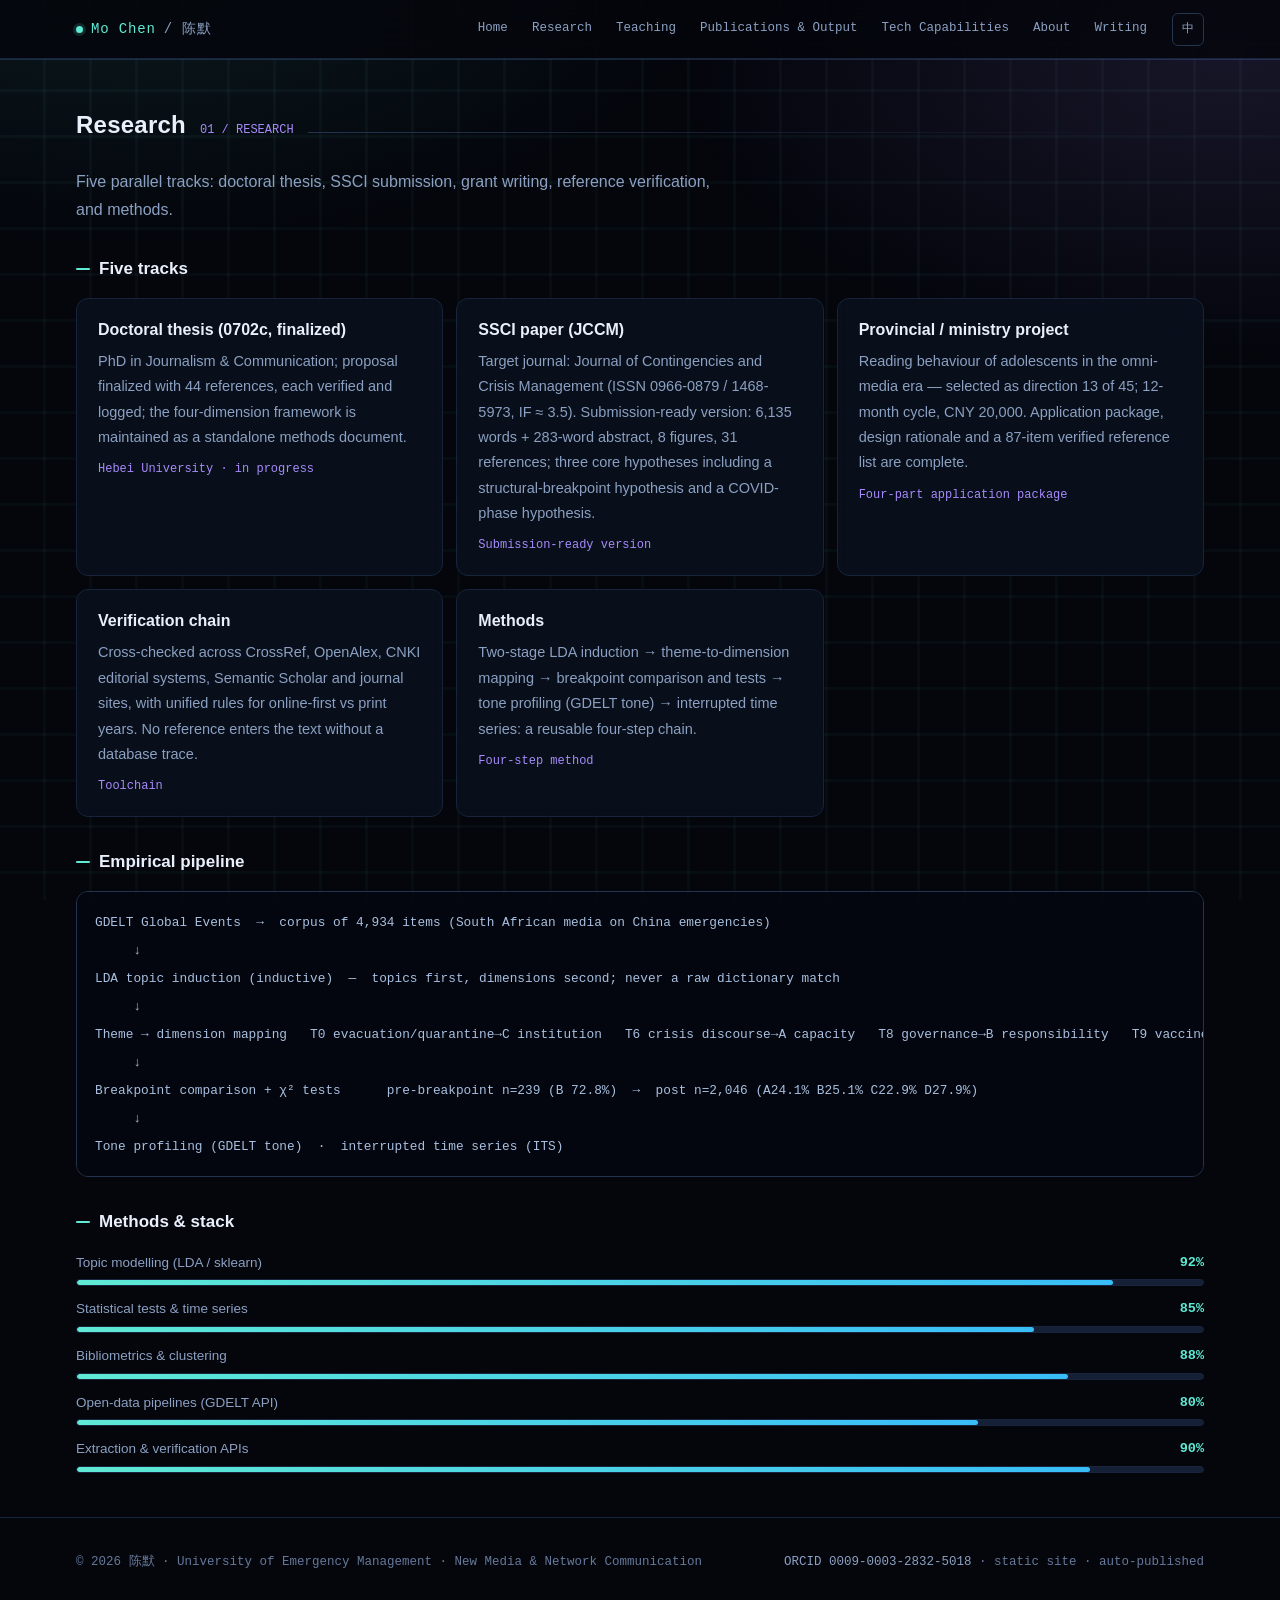
<file: en/research.html>
<!DOCTYPE html>
<html lang="en">
<head>
<meta charset="utf-8">
<meta name="viewport" content="width=device-width,initial-scale=1">
<title>Research · 陈默</title>
<meta name="description" content="Five parallel tracks: doctoral thesis, SSCI submission, grant writing, reference verification, and methods.">
<meta property="og:title" content="Research · 陈默">
<meta property="og:description" content="Five parallel tracks: doctoral thesis, SSCI submission, grant writing, reference verification, and methods.">
<link rel="stylesheet" href="../assets/style.css">
</head>
<body>
<div id="prog"></div>
<header class="top"><div class="wrap">
<a class="brand" href="../index.html"><span class="dot"></span>Mo Chen <span>/ 陈默</span></a>
<nav><a href="../index.html">Home</a><a href="../research.html">Research</a><a href="../teaching.html">Teaching</a><a href="../publications.html">Publications &amp; Output</a><a href="../toolkit.html">Tech Capabilities</a><a href="../about.html">About</a><a href="../posts.html">Writing</a></nav>
<a class="langbtn" href="../research.html">中</a>
</div></header>
<main><section class="pg"><div class="wrap"><div class="sec-head"><h2>Research</h2><span class="n">01 / RESEARCH</span><span class="line"></span></div><div class="lead">Five parallel tracks: doctoral thesis, SSCI submission, grant writing, reference verification, and methods.</div><div class="blk reveal"><h3>Five tracks</h3><div class='grid g2'><div class='card reveal'><h4>Doctoral thesis (0702c, finalized)</h4><p>PhD in Journalism &amp; Communication; proposal finalized with 44 references, each verified and logged; the four-dimension framework is maintained as a standalone methods document.</p><div class='meta'>Hebei University · in progress</div></div><div class='card reveal'><h4>SSCI paper (JCCM)</h4><p>Target journal: Journal of Contingencies and Crisis Management (ISSN 0966-0879 / 1468-5973, IF ≈ 3.5). Submission-ready version: 6,135 words + 283-word abstract, 8 figures, 31 references; three core hypotheses including a structural-breakpoint hypothesis and a COVID-phase hypothesis.</p><div class='meta'>Submission-ready version</div></div><div class='card reveal'><h4>Provincial / ministry project</h4><p>Reading behaviour of adolescents in the omni-media era — selected as direction 13 of 45; 12-month cycle, CNY 20,000. Application package, design rationale and a 87-item verified reference list are complete.</p><div class='meta'>Four-part application package</div></div><div class='card reveal'><h4>Verification chain</h4><p>Cross-checked across CrossRef, OpenAlex, CNKI editorial systems, Semantic Scholar and journal sites, with unified rules for online-first vs print years. No reference enters the text without a database trace.</p><div class='meta'>Toolchain</div></div><div class='card reveal'><h4>Methods</h4><p>Two-stage LDA induction → theme-to-dimension mapping → breakpoint comparison and tests → tone profiling (GDELT tone) → interrupted time series: a reusable four-step chain.</p><div class='meta'>Four-step method</div></div></div></div><div class="blk reveal"><h3>Empirical pipeline</h3><pre class='code'><code>GDELT Global Events  →  corpus of 4,934 items (South African media on China emergencies)
     ↓
LDA topic induction (inductive)  —  topics first, dimensions second; never a raw dictionary match
     ↓
Theme → dimension mapping   T0 evacuation/quarantine→C institution   T6 crisis discourse→A capacity   T8 governance→B responsibility   T9 vaccines→D value
     ↓
Breakpoint comparison + χ² tests      pre-breakpoint n=239 (B 72.8%)  →  post n=2,046 (A24.1% B25.1% C22.9% D27.9%)
     ↓
Tone profiling (GDELT tone)  ·  interrupted time series (ITS)</code></pre></div><div class="blk reveal"><h3>Methods &amp; stack</h3><div class='bars'><div class='bar'><div class='lb'><span>Topic modelling (LDA / sklearn)</span><b>92%</b></div><div class='track'><div class='fill' data-v='92'></div></div></div><div class='bar'><div class='lb'><span>Statistical tests &amp; time series</span><b>85%</b></div><div class='track'><div class='fill' data-v='85'></div></div></div><div class='bar'><div class='lb'><span>Bibliometrics &amp; clustering</span><b>88%</b></div><div class='track'><div class='fill' data-v='88'></div></div></div><div class='bar'><div class='lb'><span>Open-data pipelines (GDELT API)</span><b>80%</b></div><div class='track'><div class='fill' data-v='80'></div></div></div><div class='bar'><div class='lb'><span>Extraction &amp; verification APIs</span><b>90%</b></div><div class='track'><div class='fill' data-v='90'></div></div></div></div></div></div></section></main>
<footer><div class="wrap">
<span>© 2026 陈默 · University of Emergency Management · New Media &amp; Network Communication</span>
<span><a href="https://orcid.org/0009-0003-2832-5018">ORCID 0009-0003-2832-5018</a> · static site · auto-published</span>
</div></footer>
<script src="../assets/app.js"></script>
</body>
</html>
</file>
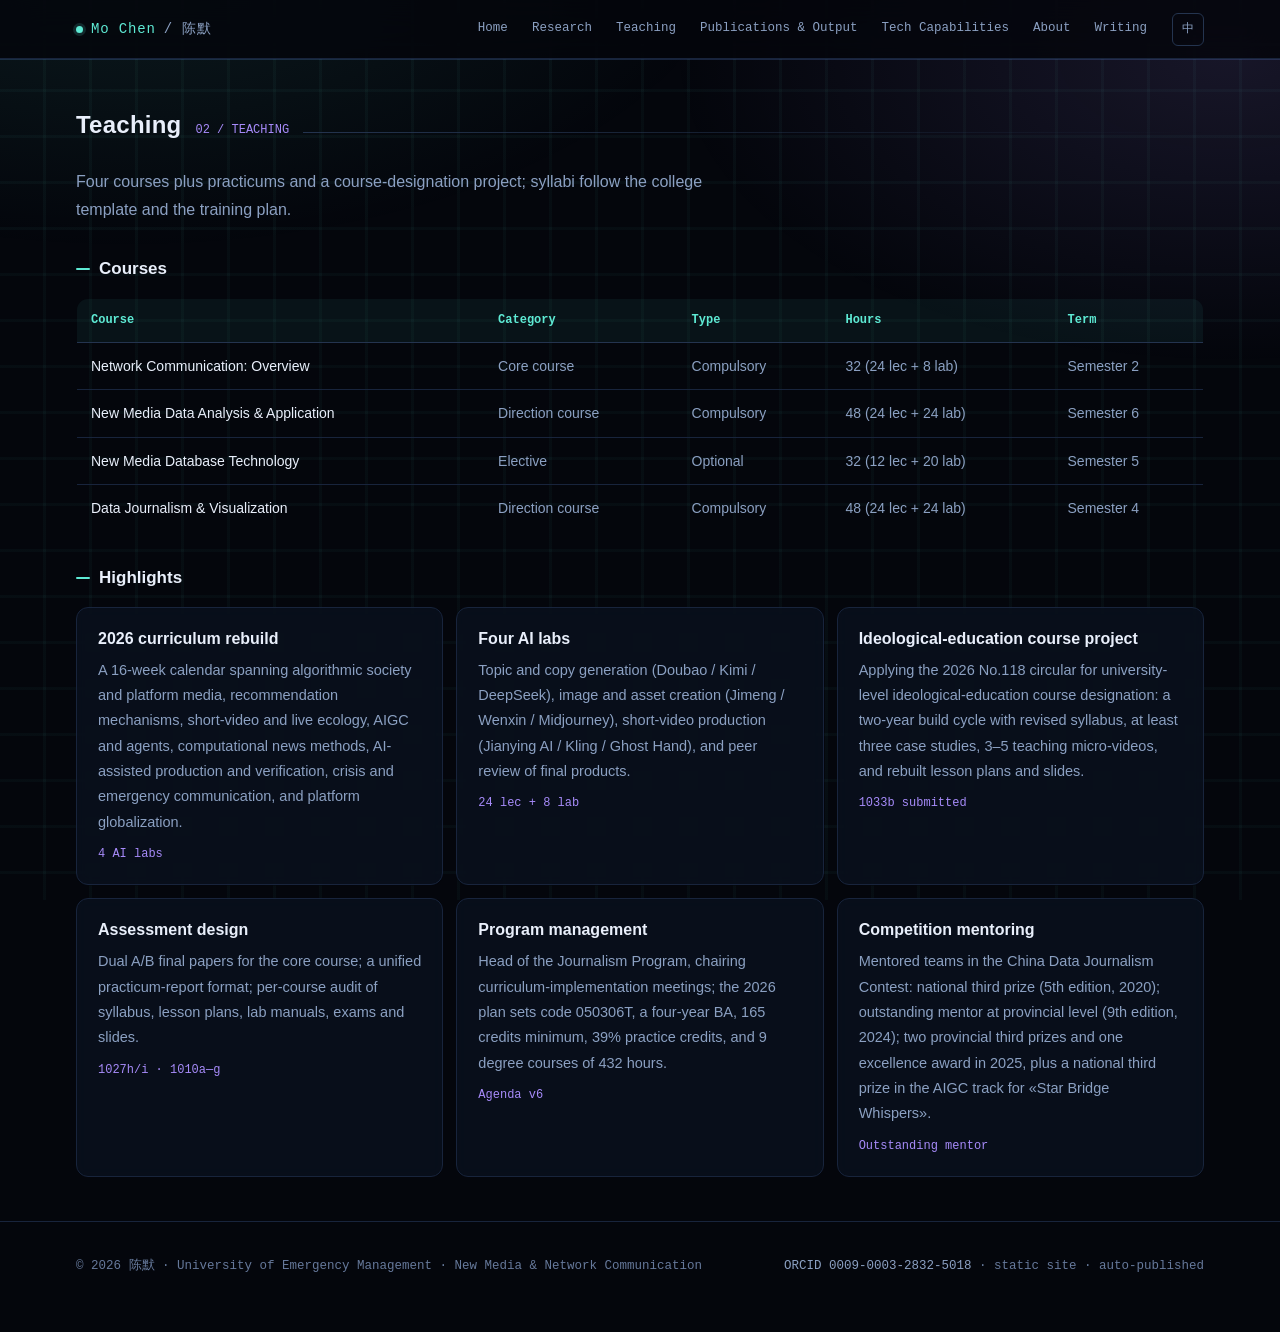
<file: en/teaching.html>
<!DOCTYPE html>
<html lang="en">
<head>
<meta charset="utf-8">
<meta name="viewport" content="width=device-width,initial-scale=1">
<title>Teaching · 陈默</title>
<meta name="description" content="Four courses plus practicums and a course-designation project; syllabi follow the college template and the training plan.">
<meta property="og:title" content="Teaching · 陈默">
<meta property="og:description" content="Four courses plus practicums and a course-designation project; syllabi follow the college template and the training plan.">
<link rel="stylesheet" href="../assets/style.css">
</head>
<body>
<div id="prog"></div>
<header class="top"><div class="wrap">
<a class="brand" href="../index.html"><span class="dot"></span>Mo Chen <span>/ 陈默</span></a>
<nav><a href="../index.html">Home</a><a href="../research.html">Research</a><a href="../teaching.html">Teaching</a><a href="../publications.html">Publications &amp; Output</a><a href="../toolkit.html">Tech Capabilities</a><a href="../about.html">About</a><a href="../posts.html">Writing</a></nav>
<a class="langbtn" href="../teaching.html">中</a>
</div></header>
<main><section class="pg"><div class="wrap"><div class="sec-head"><h2>Teaching</h2><span class="n">02 / TEACHING</span><span class="line"></span></div><div class="lead">Four courses plus practicums and a course-designation project; syllabi follow the college template and the training plan.</div><div class="blk reveal"><h3>Courses</h3><div style='overflow-x:auto'><table class='tbl'><thead><tr><th>Course</th><th>Category</th><th>Type</th><th>Hours</th><th>Term</th></tr></thead><tbody><tr><td>Network Communication: Overview</td><td>Core course</td><td>Compulsory</td><td>32 (24 lec + 8 lab)</td><td>Semester 2</td></tr><tr><td>New Media Data Analysis &amp; Application</td><td>Direction course</td><td>Compulsory</td><td>48 (24 lec + 24 lab)</td><td>Semester 6</td></tr><tr><td>New Media Database Technology</td><td>Elective</td><td>Optional</td><td>32 (12 lec + 20 lab)</td><td>Semester 5</td></tr><tr><td>Data Journalism &amp; Visualization</td><td>Direction course</td><td>Compulsory</td><td>48 (24 lec + 24 lab)</td><td>Semester 4</td></tr></tbody></table></div></div><div class="blk reveal"><h3>Highlights</h3><div class='grid g2'><div class='card reveal'><h4>2026 curriculum rebuild</h4><p>A 16-week calendar spanning algorithmic society and platform media, recommendation mechanisms, short-video and live ecology, AIGC and agents, computational news methods, AI-assisted production and verification, crisis and emergency communication, and platform globalization.</p><div class='meta'>4 AI labs</div></div><div class='card reveal'><h4>Four AI labs</h4><p>Topic and copy generation (Doubao / Kimi / DeepSeek), image and asset creation (Jimeng / Wenxin / Midjourney), short-video production (Jianying AI / Kling / Ghost Hand), and peer review of final products.</p><div class='meta'>24 lec + 8 lab</div></div><div class='card reveal'><h4>Ideological-education course project</h4><p>Applying the 2026 No.118 circular for university-level ideological-education course designation: a two-year build cycle with revised syllabus, at least three case studies, 3–5 teaching micro-videos, and rebuilt lesson plans and slides.</p><div class='meta'>1033b submitted</div></div><div class='card reveal'><h4>Assessment design</h4><p>Dual A/B final papers for the core course; a unified practicum-report format; per-course audit of syllabus, lesson plans, lab manuals, exams and slides.</p><div class='meta'>1027h/i · 1010a—g</div></div><div class='card reveal'><h4>Program management</h4><p>Head of the Journalism Program, chairing curriculum-implementation meetings; the 2026 plan sets code 050306T, a four-year BA, 165 credits minimum, 39% practice credits, and 9 degree courses of 432 hours.</p><div class='meta'>Agenda v6</div></div><div class='card reveal'><h4>Competition mentoring</h4><p>Mentored teams in the China Data Journalism Contest: national third prize (5th edition, 2020); outstanding mentor at provincial level (9th edition, 2024); two provincial third prizes and one excellence award in 2025, plus a national third prize in the AIGC track for «Star Bridge Whispers».</p><div class='meta'>Outstanding mentor</div></div></div></div></div></section></main>
<footer><div class="wrap">
<span>© 2026 陈默 · University of Emergency Management · New Media &amp; Network Communication</span>
<span><a href="https://orcid.org/0009-0003-2832-5018">ORCID 0009-0003-2832-5018</a> · static site · auto-published</span>
</div></footer>
<script src="../assets/app.js"></script>
</body>
</html>
</file>
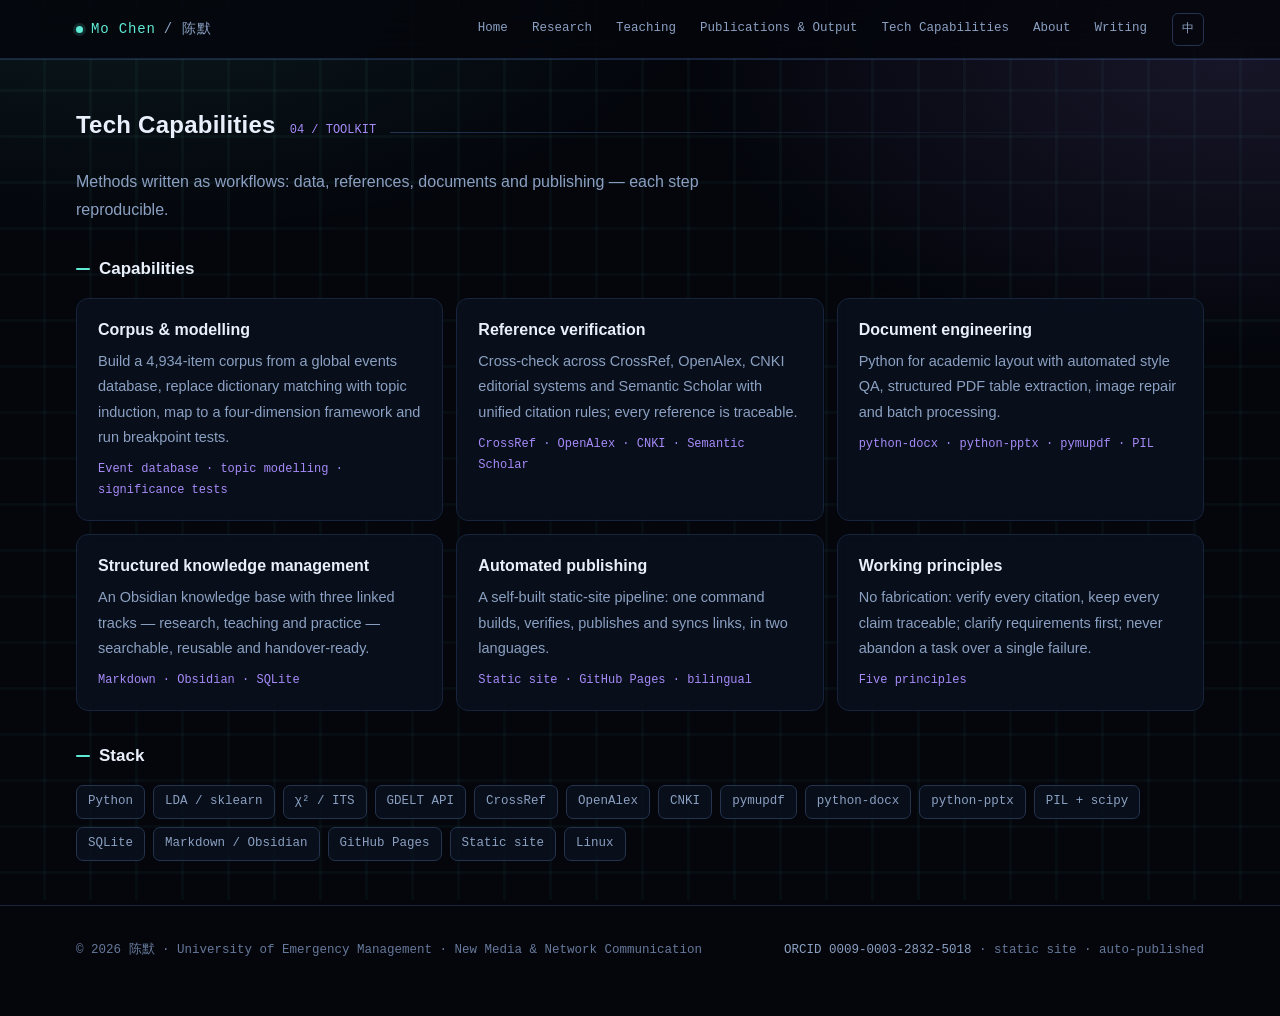
<file: en/toolkit.html>
<!DOCTYPE html>
<html lang="en">
<head>
<meta charset="utf-8">
<meta name="viewport" content="width=device-width,initial-scale=1">
<title>Tech Capabilities · 陈默</title>
<meta name="description" content="Methods written as workflows: data, references, documents and publishing — each step reproducible.">
<meta property="og:title" content="Tech Capabilities · 陈默">
<meta property="og:description" content="Methods written as workflows: data, references, documents and publishing — each step reproducible.">
<link rel="stylesheet" href="../assets/style.css">
</head>
<body>
<div id="prog"></div>
<header class="top"><div class="wrap">
<a class="brand" href="../index.html"><span class="dot"></span>Mo Chen <span>/ 陈默</span></a>
<nav><a href="../index.html">Home</a><a href="../research.html">Research</a><a href="../teaching.html">Teaching</a><a href="../publications.html">Publications &amp; Output</a><a href="../toolkit.html">Tech Capabilities</a><a href="../about.html">About</a><a href="../posts.html">Writing</a></nav>
<a class="langbtn" href="../toolkit.html">中</a>
</div></header>
<main><section class="pg"><div class="wrap"><div class="sec-head"><h2>Tech Capabilities</h2><span class="n">04 / TOOLKIT</span><span class="line"></span></div><div class="lead">Methods written as workflows: data, references, documents and publishing — each step reproducible.</div><div class="blk reveal"><h3>Capabilities</h3><div class='grid g2'><div class='card reveal'><h4>Corpus &amp; modelling</h4><p>Build a 4,934-item corpus from a global events database, replace dictionary matching with topic induction, map to a four-dimension framework and run breakpoint tests.</p><div class='meta'>Event database · topic modelling · significance tests</div></div><div class='card reveal'><h4>Reference verification</h4><p>Cross-check across CrossRef, OpenAlex, CNKI editorial systems and Semantic Scholar with unified citation rules; every reference is traceable.</p><div class='meta'>CrossRef · OpenAlex · CNKI · Semantic Scholar</div></div><div class='card reveal'><h4>Document engineering</h4><p>Python for academic layout with automated style QA, structured PDF table extraction, image repair and batch processing.</p><div class='meta'>python-docx · python-pptx · pymupdf · PIL</div></div><div class='card reveal'><h4>Structured knowledge management</h4><p>An Obsidian knowledge base with three linked tracks — research, teaching and practice — searchable, reusable and handover-ready.</p><div class='meta'>Markdown · Obsidian · SQLite</div></div><div class='card reveal'><h4>Automated publishing</h4><p>A self-built static-site pipeline: one command builds, verifies, publishes and syncs links, in two languages.</p><div class='meta'>Static site · GitHub Pages · bilingual</div></div><div class='card reveal'><h4>Working principles</h4><p>No fabrication: verify every citation, keep every claim traceable; clarify requirements first; never abandon a task over a single failure.</p><div class='meta'>Five principles</div></div></div></div><div class="blk reveal"><h3>Stack</h3><div class='tags'><span>Python</span><span>LDA / sklearn</span><span>χ² / ITS</span><span>GDELT API</span><span>CrossRef</span><span>OpenAlex</span><span>CNKI</span><span>pymupdf</span><span>python-docx</span><span>python-pptx</span><span>PIL + scipy</span><span>SQLite</span><span>Markdown / Obsidian</span><span>GitHub Pages</span><span>Static site</span><span>Linux</span></div></div></div></section></main>
<footer><div class="wrap">
<span>© 2026 陈默 · University of Emergency Management · New Media &amp; Network Communication</span>
<span><a href="https://orcid.org/0009-0003-2832-5018">ORCID 0009-0003-2832-5018</a> · static site · auto-published</span>
</div></footer>
<script src="../assets/app.js"></script>
</body>
</html>
</file>
<file: assets/style.css>
:root{
  --bg:#04060c;--bg2:#070b14;--panel:rgba(11,18,32,.72);--panel2:#0d1524;
  --line:#18243c;--line2:#24344f;
  --text:#e9effb;--muted:#8ba0c2;--dim:#66799b;
  --accent:#5eead4;--accent2:#a78bfa;--accent3:#38bdf8;--warn:#fbbf24;
  --mono:ui-monospace,SFMono-Regular,"SF Mono",Menlo,Consolas,monospace;
  --sans:-apple-system,BlinkMacSystemFont,"PingFang SC","Hiragino Sans GB","Microsoft YaHei",Segoe UI,Roboto,sans-serif;
  --max:1180px;
}
*{box-sizing:border-box}
html{scroll-behavior:smooth}
body{margin:0;background:var(--bg);color:var(--text);font-family:var(--sans);font-size:16px;line-height:1.75;
  -webkit-font-smoothing:antialiased;overflow-x:hidden}
body::before{content:"";position:fixed;inset:0;pointer-events:none;z-index:0;
  background:
    radial-gradient(1000px 520px at 10% -8%,rgba(94,234,212,.10),transparent 62%),
    radial-gradient(900px 500px at 96% 6%,rgba(167,139,250,.12),transparent 62%),
    linear-gradient(transparent 94%,rgba(94,234,212,.035) 94%) 0 0/100% 46px,
    linear-gradient(90deg,transparent 94%,rgba(94,234,212,.035) 94%) 0 0/46px 100%}
body::after{content:"";position:fixed;inset:0;pointer-events:none;z-index:1;opacity:.35;
  background:repeating-linear-gradient(0deg,rgba(255,255,255,.014) 0 1px,transparent 1px 3px)}
.wrap{max-width:var(--max);margin:0 auto;padding:0 26px;position:relative;z-index:2}

/* progress bar */
#prog{position:fixed;top:0;left:0;height:2px;width:0;z-index:60;
  background:linear-gradient(90deg,var(--accent),var(--accent3),var(--accent2));box-shadow:0 0 10px rgba(94,234,212,.6)}

/* top bar */
.top{position:sticky;top:0;z-index:40;backdrop-filter:blur(16px);background:rgba(4,6,12,.82);border-bottom:1px solid var(--line)}
.top .wrap{display:flex;align-items:center;gap:14px;height:58px;flex-wrap:nowrap;overflow-x:auto}
.brand{font-family:var(--mono);font-size:14px;letter-spacing:.06em;color:var(--accent);text-decoration:none;white-space:nowrap;display:flex;align-items:center;gap:8px}
.brand .dot{width:7px;height:7px;border-radius:50%;background:var(--accent);box-shadow:0 0 0 3px rgba(94,234,212,.15);animation:pulse 2.4s infinite}
.brand span{color:var(--muted)}
nav{margin-left:auto;display:flex;gap:2px}
nav a{font-family:var(--mono);font-size:12.5px;color:var(--muted);text-decoration:none;padding:6px 10px;border-radius:6px;
  border:1px solid transparent;transition:.18s;white-space:nowrap}
nav a:hover{color:var(--accent);border-color:var(--line2);background:rgba(94,234,212,.06)}
nav a.on{color:var(--accent);border-color:rgba(94,234,212,.35);background:rgba(94,234,212,.08)}
.langbtn{font-family:var(--mono);font-size:12px;color:var(--muted);text-decoration:none;border:1px solid var(--line2);border-radius:6px;padding:5px 9px;transition:.18s;white-space:nowrap}
.langbtn:hover{color:var(--accent2);border-color:var(--accent2)}
@keyframes pulse{50%{opacity:.35}}

/* hero */
.hero{padding:76px 0 40px;position:relative}
.eyebrow{font-family:var(--mono);font-size:12.5px;color:var(--accent2);letter-spacing:.2em;text-transform:uppercase;margin-bottom:16px}
h1{font-size:clamp(40px,7.5vw,72px);line-height:1.02;margin:0 0 8px;font-weight:800;letter-spacing:-.025em}
h1 em{font-style:normal;background:linear-gradient(100deg,var(--accent),var(--accent3) 45%,var(--accent2));
  -webkit-background-clip:text;background-clip:text;color:transparent}
h1 .en{font-size:.34em;color:var(--muted);font-family:var(--mono);font-weight:600;letter-spacing:.02em}
.sub{font-family:var(--mono);font-size:15px;color:var(--muted);margin:12px 0 0}
.role{font-size:17px;margin:20px 0 0;max-width:62ch}
.tagline{margin-top:12px;color:var(--accent);font-size:15.5px;font-family:var(--mono)}
.chips{display:flex;gap:8px;flex-wrap:wrap;margin-top:22px}
.chip{font-family:var(--mono);font-size:12.5px;color:var(--muted);border:1px solid var(--line2);border-radius:999px;
  padding:5px 12px;background:var(--panel);transition:.18s}
.chip:hover{color:var(--accent);border-color:rgba(94,234,212,.4);transform:translateY(-1px)}

/* terminal */
.term{margin-top:30px;border:1px solid var(--line2);border-radius:12px;background:linear-gradient(180deg,rgba(9,14,25,.95),rgba(6,10,18,.95));
  overflow:hidden;box-shadow:0 20px 60px -30px rgba(94,234,212,.35)}
.term .bar{display:flex;align-items:center;gap:7px;padding:9px 14px;border-bottom:1px solid var(--line);background:rgba(14,21,36,.9)}
.term .bar i{width:10px;height:10px;border-radius:50%;display:block}
.term .bar i:nth-child(1){background:#ff5f57}.term .bar i:nth-child(2){background:#febc2e}.term .bar i:nth-child(3){background:#28c840}
.term .bar span{margin-left:8px;font-family:var(--mono);font-size:11.5px;color:var(--dim)}
.term pre{margin:0;padding:16px 18px;font-family:var(--mono);font-size:13px;line-height:1.85;color:#b8c9e4;overflow-x:auto;white-space:pre-wrap}
.term .p{color:var(--accent)}.term .c{color:var(--accent2)}.term .k{color:var(--warn)}.term .s{color:#7ee787}

/* stat grid */
.stats{display:grid;grid-template-columns:repeat(auto-fit,minmax(168px,1fr));gap:12px;margin-top:34px}
.stat{position:relative;padding:18px 18px 16px;border:1px solid var(--line);border-radius:12px;background:var(--panel);overflow:hidden;transition:.2s}
.stat:hover{border-color:rgba(94,234,212,.4);transform:translateY(-2px)}
.stat::before{content:"";position:absolute;left:0;top:0;width:3px;height:100%;background:linear-gradient(180deg,var(--accent),transparent)}
.stat .v{font-family:var(--mono);font-size:30px;font-weight:700;color:var(--accent);line-height:1.1;letter-spacing:-.02em}
.stat .v i{font-style:normal;font-size:16px;color:var(--accent2)}
.stat .l{font-size:13.5px;color:var(--text);margin-top:6px}
.stat .s{font-family:var(--mono);font-size:11.5px;color:var(--dim);margin-top:3px}

/* sections */
section.pg{padding:44px 0;border-top:1px solid var(--line)}
.sec-head{display:flex;align-items:baseline;gap:14px;margin-bottom:22px;flex-wrap:wrap}
.sec-head h2{font-size:24px;margin:0;font-weight:700;letter-spacing:.01em}
.sec-head .n{font-family:var(--mono);font-size:12px;color:var(--accent2)}
.sec-head .line{flex:1;height:1px;background:linear-gradient(90deg,var(--line2),transparent);min-width:30px}
.lead{color:var(--muted);max-width:74ch;font-size:16px}
.lead strong{color:var(--text)}
.blk{margin-top:30px}
.blk>h3{font-size:17px;margin:0 0 14px;font-weight:650;display:flex;align-items:center;gap:9px}
.blk>h3::before{content:"";width:14px;height:2px;background:var(--accent);border-radius:2px}

.grid{display:grid;gap:13px}
.g2{grid-template-columns:repeat(auto-fit,minmax(292px,1fr))}
.card{position:relative;background:var(--panel);border:1px solid var(--line);border-radius:12px;padding:19px 21px;transition:.2s;backdrop-filter:blur(7px)}
.card:hover{border-color:rgba(94,234,212,.42);transform:translateY(-2px);box-shadow:0 10px 34px -16px rgba(94,234,212,.4)}
.card h4{margin:0 0 7px;font-size:16px;font-weight:650;line-height:1.5}
.card p{margin:0;color:var(--muted);font-size:14.5px}
.card .meta{font-family:var(--mono);font-size:12px;color:var(--accent2);margin-top:9px}

/* timeline */
.tl{position:relative;padding-left:26px}
.tl::before{content:"";position:absolute;left:6px;top:9px;bottom:9px;width:1px;background:linear-gradient(var(--accent),var(--line))}
.tl .item{position:relative;margin-bottom:22px}
.tl .item::before{content:"";position:absolute;left:-24px;top:7px;width:9px;height:9px;border-radius:50%;background:var(--bg);border:2px solid var(--accent);box-shadow:0 0 0 3px rgba(94,234,212,.1)}
.tl .t{font-family:var(--mono);font-size:12.5px;color:var(--accent)}
.tl .o{font-weight:650;font-size:15.5px;margin:2px 0 2px}
.tl .d{font-size:14.5px;color:var(--muted)}
.tl .n{font-size:13.5px;color:var(--dim);margin-top:3px}

/* publications */
.pub{display:grid;gap:9px}
.pub .row{background:var(--panel);border:1px solid var(--line);border-left:2px solid var(--line2);border-radius:0 10px 10px 0;padding:13px 17px;transition:.18s}
.pub .row:hover{border-left-color:var(--accent);background:var(--panel2);transform:translateX(2px)}
.pub .ti{font-size:15.5px;font-weight:600;line-height:1.55}
.pub .au{font-size:13.5px;color:var(--muted);margin-top:3px}
.pub .so{font-family:var(--mono);font-size:12.5px;color:var(--dim);margin-top:5px}
.badge{font-family:var(--mono);font-size:11px;padding:1px 7px;border-radius:5px;margin-left:8px;border:1px solid rgba(167,139,250,.4);color:var(--accent2);vertical-align:2px}
.badge.gold{border-color:rgba(251,191,36,.45);color:var(--warn)}

/* table */
.tbl{width:100%;border-collapse:collapse;font-size:14px;overflow:hidden;border:1px solid var(--line);border-radius:12px}
.tbl th{font-family:var(--mono);font-size:12px;color:var(--accent);text-align:left;padding:11px 14px;background:rgba(94,234,212,.06);border-bottom:1px solid var(--line2);white-space:nowrap}
.tbl td{padding:11px 14px;border-bottom:1px solid var(--line);color:var(--muted);vertical-align:top}
.tbl tr:last-child td{border-bottom:none}
.tbl tr:hover td{background:rgba(94,234,212,.035);color:var(--text)}
.tbl td:first-child{color:var(--text)}

/* code */
.code{margin:0;border:1px solid var(--line2);border-radius:12px;background:rgba(4,8,16,.85);padding:16px 18px;overflow-x:auto}
.code code{font-family:var(--mono);font-size:12.8px;line-height:1.9;color:#a9c0e0;white-space:pre}
.code .cm{color:var(--accent)}

/* bars */
.bars{display:grid;gap:11px}
.bar .lb{display:flex;justify-content:space-between;font-size:13.5px;color:var(--muted);margin-bottom:5px}
.bar .lb b{font-family:var(--mono);color:var(--accent);font-weight:600}
.bar .track{height:7px;border-radius:99px;background:rgba(24,36,60,.9);overflow:hidden;border:1px solid var(--line)}
.bar .fill{height:100%;border-radius:99px;background:linear-gradient(90deg,var(--accent),var(--accent3));width:0;transition:width 1.1s cubic-bezier(.22,1,.36,1)}

/* tags */
.tags{display:flex;flex-wrap:wrap;gap:8px}
.tags span{font-family:var(--mono);font-size:12.5px;color:var(--muted);border:1px solid var(--line2);border-radius:7px;padding:5px 11px;background:var(--panel);transition:.16s}
.tags span:hover{color:var(--accent);border-color:rgba(94,234,212,.42);transform:translateY(-1px)}

/* home cards to sub pages */
.navcards{display:grid;grid-template-columns:repeat(auto-fit,minmax(268px,1fr));gap:13px;margin-top:26px}
.navcard{display:block;text-decoration:none;color:inherit;position:relative;background:var(--panel);border:1px solid var(--line);
  border-radius:12px;padding:20px 21px;transition:.2s;overflow:hidden}
.navcard:hover{border-color:rgba(94,234,212,.45);transform:translateY(-3px);box-shadow:0 14px 40px -20px rgba(94,234,212,.45)}
.navcard .k{font-family:var(--mono);font-size:11.5px;color:var(--accent2);letter-spacing:.12em}
.navcard h3{margin:7px 0 6px;font-size:18px;font-weight:650}
.navcard p{margin:0;color:var(--muted);font-size:14px;line-height:1.65}
.navcard .go{margin-top:12px;font-family:var(--mono);font-size:12px;color:var(--accent);opacity:0;transform:translateX(-6px);transition:.2s}
.navcard:hover .go{opacity:1;transform:none}

/* posts */
.posts{display:grid;gap:11px}
.post{background:var(--panel);border:1px solid var(--line);border-radius:12px;padding:17px 19px;transition:.18s}
.post:hover{border-color:rgba(56,189,248,.45)}
.post .date{font-family:var(--mono);font-size:12px;color:var(--accent3)}
.post h4{margin:5px 0 5px;font-size:17px}
.post p{margin:0;color:var(--muted);font-size:14.5px}
.empty{color:var(--dim);font-family:var(--mono);font-size:13px;border:1px dashed var(--line2);border-radius:12px;padding:22px;text-align:center}

.reveal{opacity:0;transform:translateY(14px);transition:opacity .6s ease,transform .6s cubic-bezier(.22,1,.36,1)}
.reveal.in{opacity:1;transform:none}

footer{padding:34px 0 54px;border-top:1px solid var(--line);color:var(--dim);font-family:var(--mono);font-size:12.5px}
footer .wrap{display:flex;justify-content:space-between;gap:14px;flex-wrap:wrap}
footer a{color:var(--muted);text-decoration:none}
footer a:hover{color:var(--accent)}

@media (max-width:760px){
  .hero{padding:48px 0 30px}
  nav{display:none}
  .tbl{font-size:13px}
  .tbl th,.tbl td{padding:9px 10px}
}
@media (prefers-reduced-motion:reduce){*{animation:none!important;transition:none!important;scroll-behavior:auto}}
</file>
